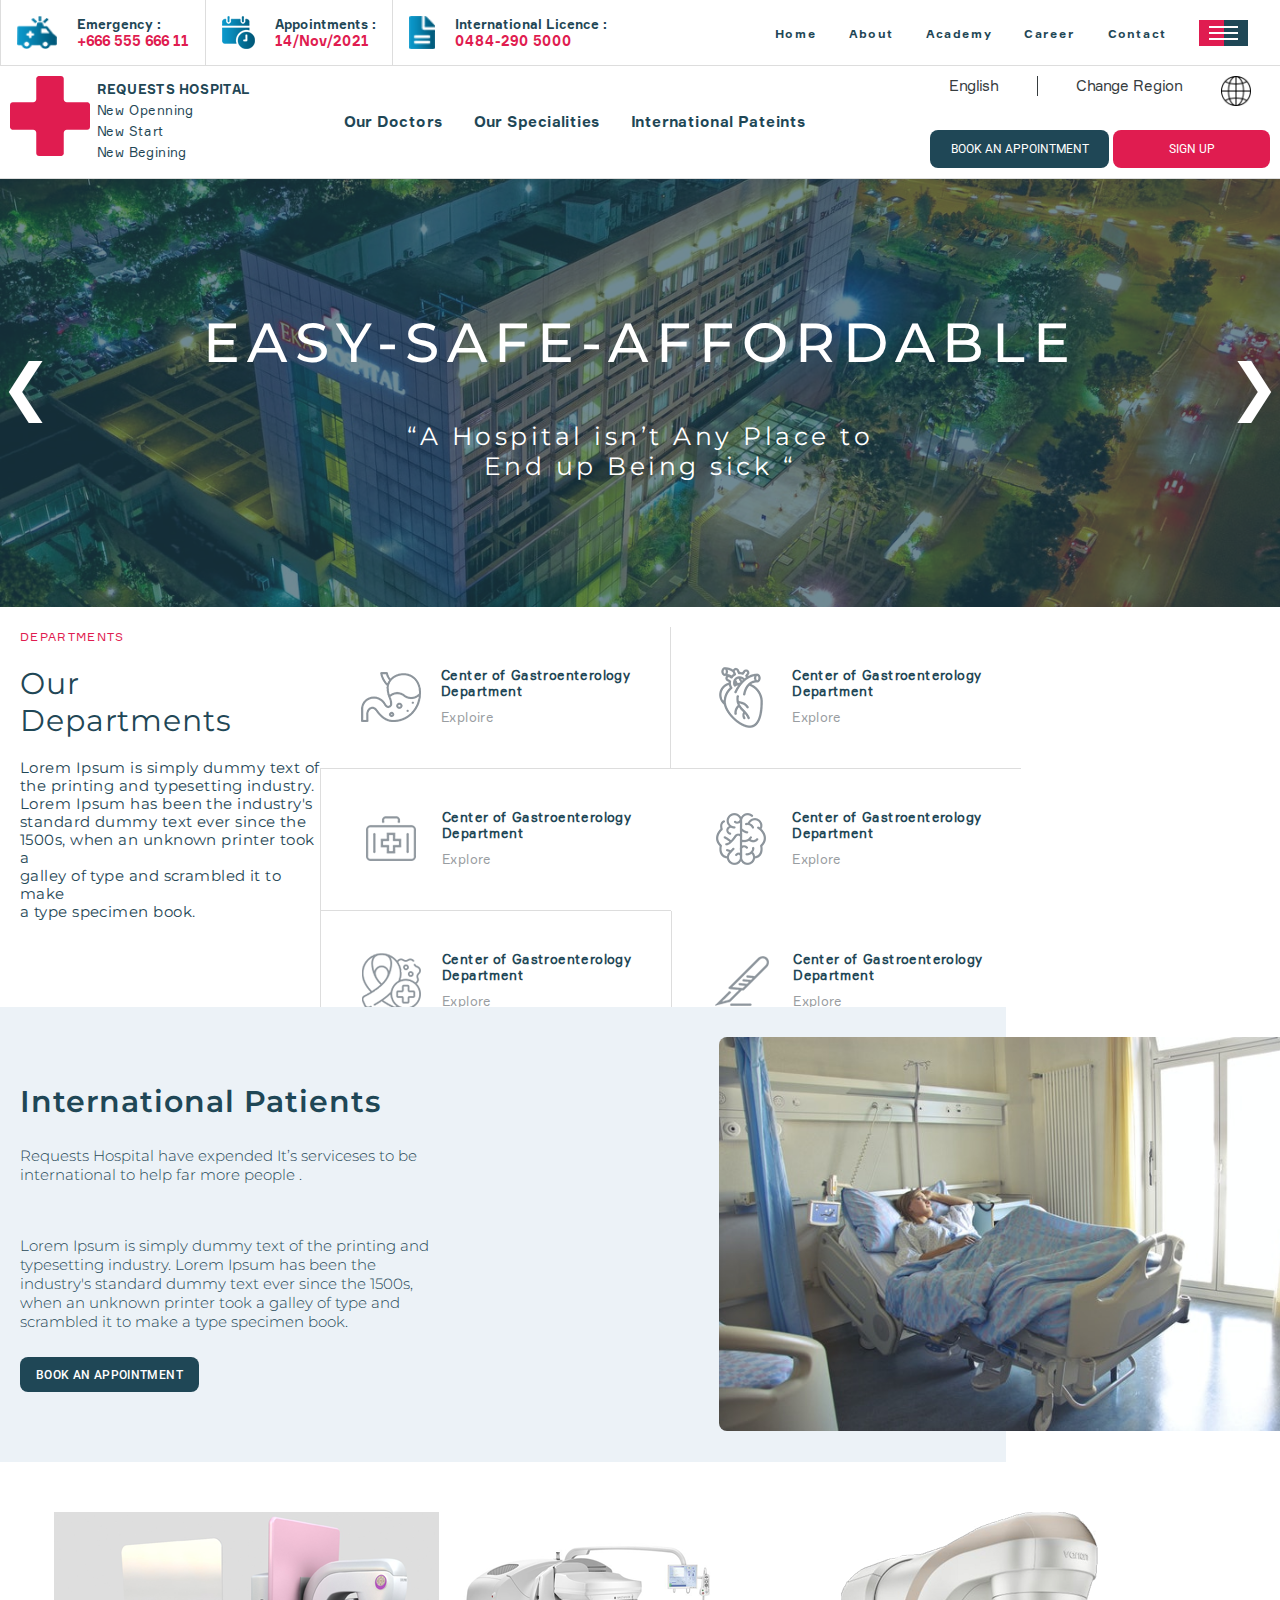
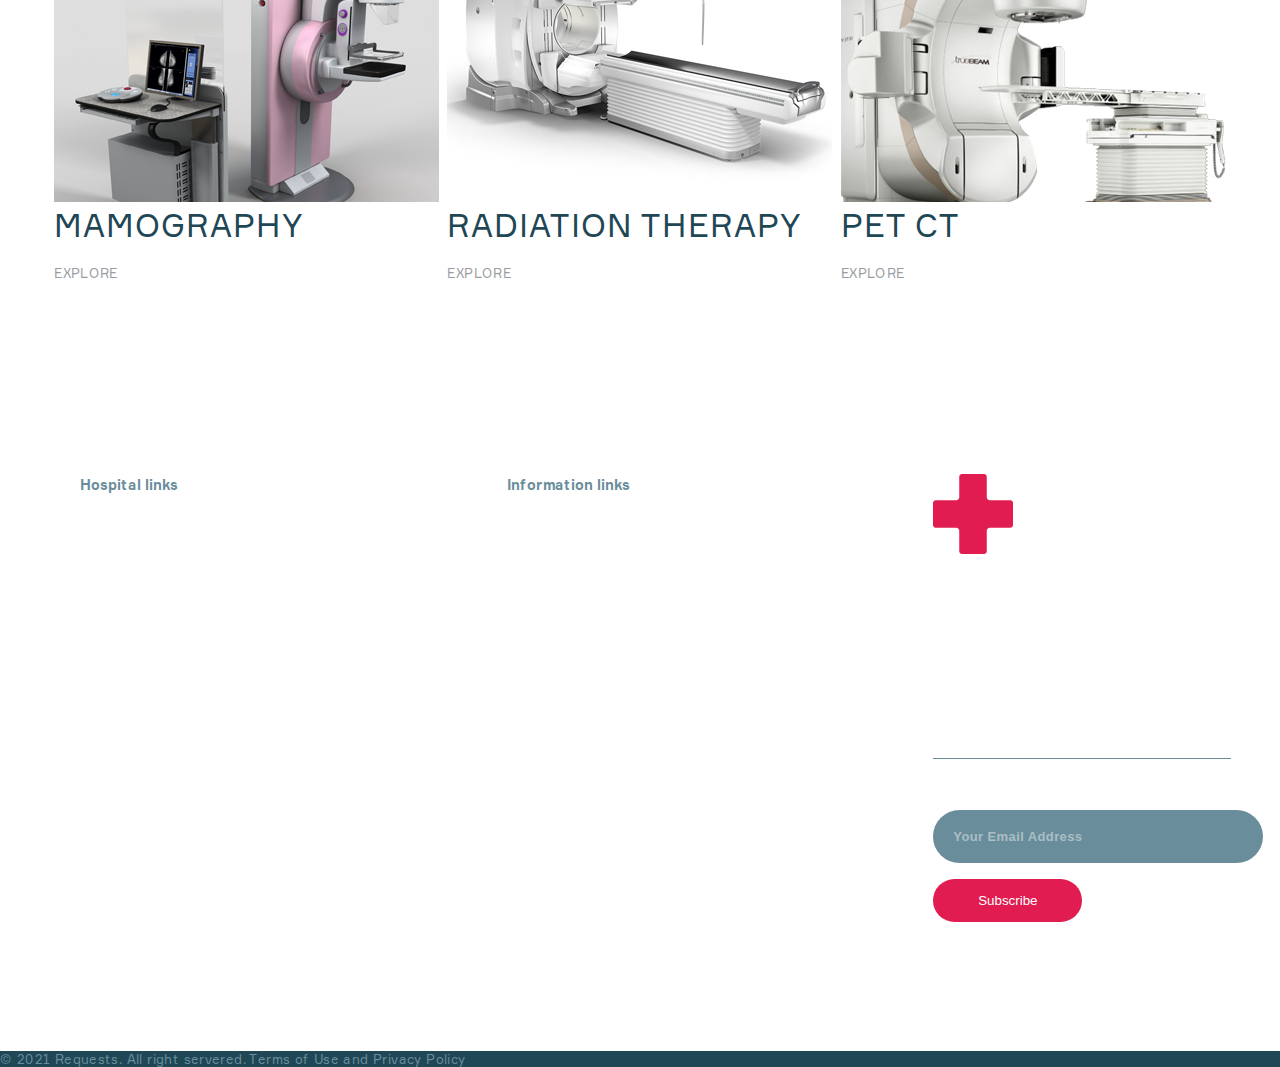
<file: index.html>
<!DOCTYPE html>
<html lang="en">
<head>
    <meta charset="UTF-8">
    <meta http-equiv="X-UA-Compatible" content="IE=edge">
    <link rel="stylesheet" href="main.css">
    <link rel="stylesheet" href="test.css">
    <link rel="stylesheet" href="mobile.css">
    <meta name="viewport" content="width=device-width, initial-scale=1.0">
    <link rel="stylesheet" href="https://cdnjs.cloudflare.com/ajax/libs/font-awesome/4.7.0/css/font-awesome.min.css">
    <link rel="stylesheet" href="https://pro.fontawesome.com/releases/v5.10.0/css/all.css" integrity="sha384-AYmEC3Yw5cVb3ZcuHtOA93w35dYTsvhLPVnYs9eStHfGJvOvKxVfELGroGkvsg+p" crossorigin="anonymous"/>

    <title>Document</title>
</head>
<body>
    <header>
        <nav>
            <div class="left-section-nav">
                <div class="nav-container">
                    <img src="assets/emergency.png" alt="">
                    <div class="nav-container-text">
                        <span>Emergency : </span>
                        <span>+666 555 666 11</span>
                    </div>                    
                </div>
                <div class="nav-container">
                    <img class="second-nav-image" src="assets/icon2.png" alt="">
                    <div class="nav-container-text">
                        <span>Appointments :</span>
                        <span>14/Nov/2021</span>
                    </div>                    
                </div>
                <div class="nav-container">
                    <img  class="last-nav-image" src="assets/icon3.png" alt="">
                    <div class="nav-container-text">
                        <span>International Licence : </span>
                        <span>0484-290 5000</span>
                    </div>                    
                </div>
            </div>
            <div class="right-section-nav">
                <ul>
                    <li><a href="#">Home</a></li>
                    <li><a href="about.html">About</a></li>
                    <li><a href="#">Academy</a></li>
                    <li><a href="#">Career</a></li>
                    <li><a href="#">Contact</a></li>
                    <li>
                        <div  onclick="openNav()" class="logo-container">
                                <div class="line"></div>
                                <div class="line"></div>
                                <div class="line"></div>
                            <div class="right-logo"></div>
                        </div>
                    </li>
                </ul>
            </div>


            <div  id ="side-nav-menu" class="width-left-menu">
                <span id="close" onclick="closeNav()"><i class="fas fa-times"></i></span>

                <ul>
                    <li><a href="#">Hospital links</a></li>
                    <li><a href="#">Home</a></li>
                    <li><a href="about.html">About</a></li>
                    <li><a href="#">Managment Team</a></li>
                    <li><a href="#">Academics</a></li>
                    <li><a href="#">News And Events</a></li>
                    <li><a href="#">Careers</a></li>
                    <li><a href="#">Research</a></li>
                </ul>


                <ul>
                    <li><a href="#">Information links</a></li>
                    <li><a href="#">Medical Team</a></li>
                    <li><a href="#inter-left">International Patients </a></li>
                    <li><a href="#">Patient Care</a></li>
                    <li><a href="#">COVID-19 Treatment Charges</a></li>
                </ul>

                <ul class="hos">
                    <li>
                        <span class="logo">
                            <img src="assets/hospital icon.png" alt="">
                        </span>
                        <li>
                            <span>Requests Hospital</span>
                        </li>
                    </li>
                    <li> 
                        <span>
                        Tangier , Charf Hill , 91000 (6 km from Fahd School) <br>
                        Tangier, Morroco
                       </span>
                    </li>

                    <li> 
                        <span>
                            <span class="width-highLight">Email : </span>accuelle@requests.com
                       </span>
                    </li>
                    <li> 
                        <span>
                            <span class="width-highLight" >Phone : </span>+666 234 134 23
                       </span>
                    </li>
                    <li>
                        <div class="width-hero-line"></div>
                    </li>
                    <li><span class="Touch-qoute">Let's Stay in Touch!</span></li>
                    <li>
                            <input type="search" placeholder="Your Email Address"> 
                    </li>
                    <li>
                        <button class="sub-button">Subscribe</button>
                    </li>
                </ul>
            </div>
        </nav>
        <div class="second-nav-section">
            <div class="logo-section">
                <span><img src="assets/hospital icon.png" alt=""></span>
                <span class="qoutes">
                   <ul>
                       <li><h1>REQUESTS HOSPITAL</h1></li>
                       <li>New Openning</li>
                       <li>New Start</li>
                       <li>New Begining</li>
                   </ul>
                </span>
            </div>
            <div class="second-nav-list">
                    <a href="#">Our Doctors</a>
                    <a href="#">Our Specialities</a>
                    <a href="#inter-left">International Pateints</a>
            </div>
            <div class="second-nav-last-items">
                <span class="language">
                    <a href="#">English</a>
                    <div class="line-hero-vh"></div>
                    <span><a href="#">Change Region</a></span>
                    <span><img class="globe-img" src="assets/globe.png" alt=""></span>
                </span>
                <div class="last-nav-buttons">
                    <button id="appoitmentBtn" class="book-button">BOOK AN APPOINTMENT</button>
                    <button class="siginUp">SIGN UP</button>
                </div>
            </div>
        </div>
    </header>
        <div class="slide-container">
            <div class="slider">
                <div class="background-layout"></div>
                <img src="assets/sliders/pexels-kaique-rocha-68431 (1).jpg" alt="">
                <div class="text">
                    <span><h1>Requests Hospital</h1></span>
                    <p>“In Hospital , People Should Be Able to have time to themselves“</p>
                </div>
            </div>

            <div class="slider">
                <div class="background-layout"></div>
                <img src="assets/sliders/pexels-tom-fisk-1692693 (1).jpg" alt="">
                <div class="text">
                    
                    <span><h1>EASY-SAFE-AFFORDABLE</h1></span>
                    <p>“A Hospital isn’t Any Place to <br> End up Being sick “</p>
                </div>
            </div>

            <div class="slider">
                <div class="background-layout"></div>
                <img src="assets/sliders/pexels-adhitya-andanu-1539094.jpg" alt="">
                <div class="text">
                    <span><h1>Your Comfort is Our Priority</h1></span>
                    <p>“Hospitals Are About Healing“</p>
                </div>
            </div>
            <a class="prev" onclick="plusSlides(-1)">&#10094;</a>
            <a class="next" onclick="plusSlides(1)">&#10095;</a>
    </div>
    <main>
    <div class="department-section">
        <div class="left-department-section">
            <span>DEPARTMENTS</span>
            <span><h1><p>Our <br> Departments</p></h1></span>
            <p>
                Lorem Ipsum is simply dummy text of <br>
                the printing and typesetting industry.<br>
                 Lorem Ipsum has been the industry's <br>
                 standard dummy text ever since the <br>
                 1500s, when an unknown printer took a <br>
                 galley of type and scrambled it to make<br>
                  a type specimen book.
            </p>
            <button>Explore</button>
        </div>
        <div class="right-department-section">
            <div class="department-container">
                <div class="row-content row-1">
                    <img src="assets/gutz.png" alt="">
                     <span>
                         <h3>Center of Gastroenterology<br>
                            Department</h3>
                            <a href="#">Exploire</a>
                        </span>
                </div>
                <div class="row-content row-2">
                    <img src="assets/heart.png" alt="">
                     <span>
                         <h3>Center of Gastroenterology<br>
                            Department</h3>
                            <a href="#">Explore</a>
                        </span>
                </div>
                <div class="row-content row-3">
                    <img src="assets/case.png" alt="">
                     <span>
                         <h3>Center of Gastroenterology<br>
                            Department</h3>
                            <a href="#">Explore</a>
                        </span>
                </div>
                <div class="row-content no-bor f-child">
                    <img src="assets/brain.png" alt="">
                     <span>
                         <h3>Center of Gastroenterology <br>
                            Department</h3>
                            <a href="#">Explore</a>
                        </span>
                </div>
                <div class="row-content no-bor">
                    <img src="assets/scarf.png" alt="">
                     <span>
                         <h3>Center of Gastroenterology<br>
                            Department</h3>
                            <a href="#">Explore</a>
                        </span>
                </div>
                <div class="row-content no-bor">
                    <img src="assets/surg knife.png" alt="">
                     <span>
                         <h3>Center of Gastroenterology<br>
                            Department</h3>
                            <a href="#">Explore</a>
                        </span>
                </div>
            </div>
            </div>
        </div>
        
        <div class="inter-container">
            <div id="inter-left" class="inter-left">
                <h1>International Patients</h1>
                <p>
                    Requests Hospital have expended It’s serviceses  to be <br>
                    international to help far more people . 
                </p>
                <p>
                    Lorem Ipsum is simply dummy text of the printing and <br>
                    typesetting industry. Lorem Ipsum has been the  <br>
                    industry's standard dummy text ever since the 1500s,  <br>
                    when an unknown printer took a galley of type and <br>
                    scrambled it to make a type specimen book.
                </p>
                <button>BOOK AN APPOINTMENT</button>
            </div>
            <div class="inter-right">
                <img src="assets/girl-in-bed.jpg" alt="">
            </div>
        </div>
        
        <div class="machine-container">
            <div class="machine-content">
                
                <img src="assets/machines/8e8ae32051e647f09427024f4e5c190a.png" alt="">
                <div class="text">
                    <h1>MAMOGRAPHY</h1>
                    <a href="#"> <span>EXPLORE</span></a>
                </div>
            </div>
            <div class="machine-content">
                <img src="assets/machines/4a601e46a43942c3b73cb0612c164931.png" alt="">
                <div class="text">
                    <h1>RADIATION THERAPY</h1>
                    <a href="#"> <span>EXPLORE</span></a>
                </div>
            </div>
            <div class="machine-content">
                <img src="assets/machines/a426c4ba07554ae79250e6f981d00f4a.png" alt="">
                  <div class="text">
                    <h1>PET CT</h1>
                    <a href="#"> <span>EXPLORE</span></a>
                </div>
            </div>
        </div>
    </main>
    <footer>
            <ul>
                <li><a href="#">Hospital links</a></li>
                <li><a href="#">Home</a></li>
                <li><a href="#">About Us</a></li>
                <li><a href="#">Managment Team</a></li>
                <li><a href="#">Academics</a></li>
                <li><a href="#">News And Events</a></li>
                <li><a href="#">Careers</a></li>
                <li><a href="#">Research</a></li>
            </ul>


            <ul>
                <li><a href="#">Information links</a></li>
                <li><a href="#">Medical Team</a></li>
                <li><a href="#">International Patients </a></li>
                <li><a href="#">Patient Care</a></li>
                <li><a href="#">COVID-19 Treatment Charges</a></li>
            </ul>

            <ul class="hos">
                <li>
                    <span class="logo">
                        <img src="assets/hospital icon.png" alt="">
                    </span>
                    <li>
                        <span>Requests Hospital</span>
                    </li>
                </li>
                <li> 
                    <span class="aliging">
                    Tangier , Charf Hill , 91000 (6 km from Fahd School) <br>
                    Tangier, Morroco
                   </span>
                </li>

                <li> 
                    <span>
                        <span class="width-highLight">Email : </span>accuelle@requests.com
                   </span>
                </li>
                <li> 
                    <span>
                        <span class="width-highLight" >Phone : </span>+666 234 134 23
                   </span>
                </li>
                <li>
                    <div class="width-hero-line"></div>
                </li>
                <li><span class="Touch-qoute">Let's Stay in Touch!</span></li>
                <li>
                        <input type="search" placeholder="Your Email Address"> 
                </li>
                <li>
                    <button class="sub-button">Subscribe</button>
                </li>
            </ul>
    </footer>
    <div class="copy-right">
        <span> © 2021 Requests. All right servered. Terms of Use and Privacy Policy</span>
    </div>
    <script src="js.js"></script>
    <script src="test.js"></script>
</body>
</html>
</file>
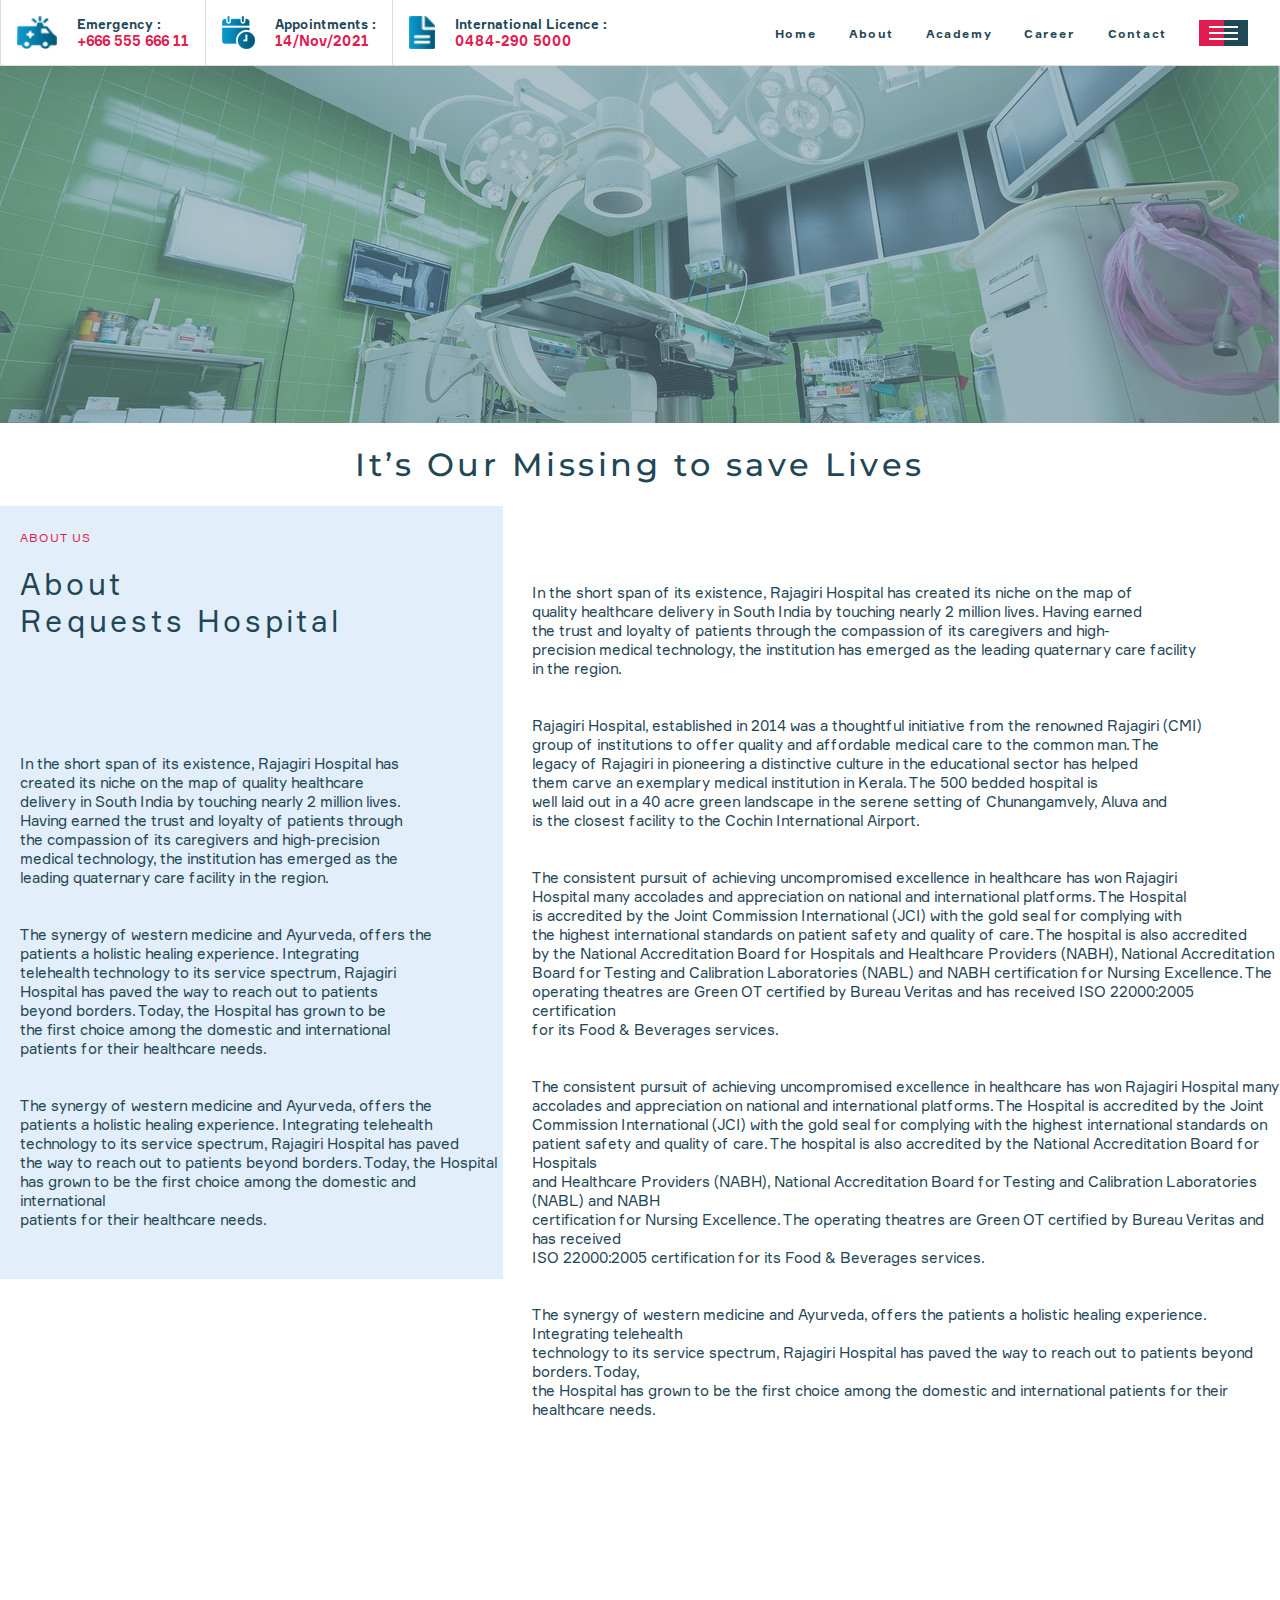
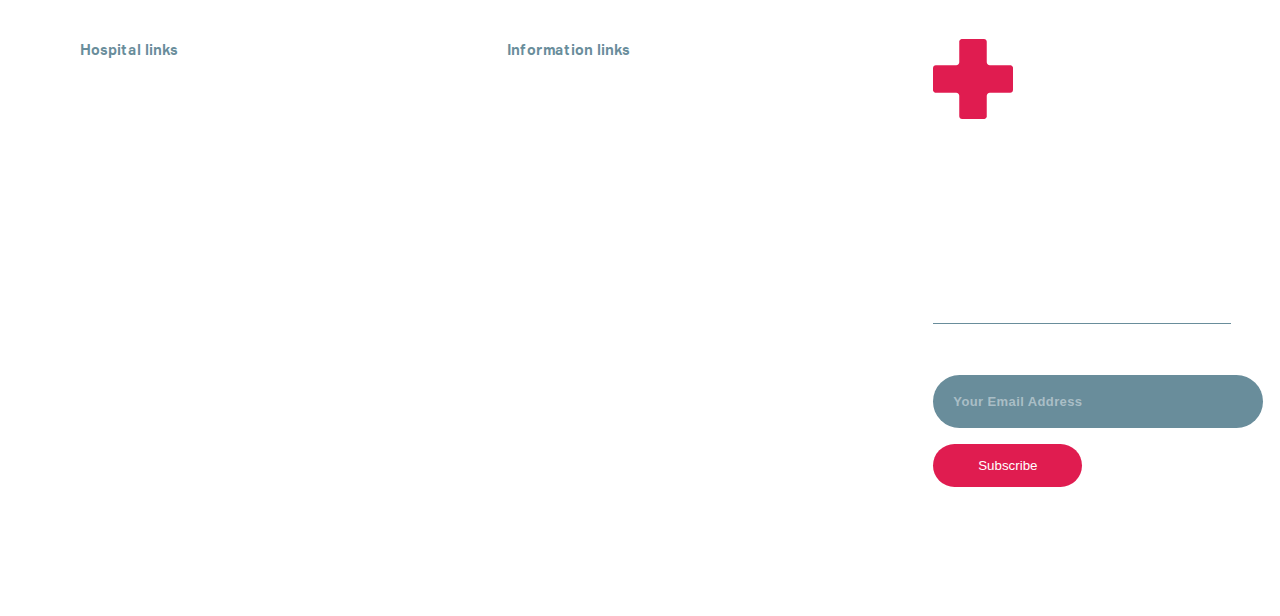
<file: about.html>
<!DOCTYPE html>
<html lang="en">
<head>
    <meta charset="UTF-8">
    <meta http-equiv="X-UA-Compatible" content="IE=edge">
    <link rel="stylesheet" href="main.css">
    <link rel="stylesheet" href="mobile.css">
    <link rel="stylesheet" href="about.css">
    <link rel="stylesheet" href="https://cdnjs.cloudflare.com/ajax/libs/font-awesome/4.7.0/css/font-awesome.min.css">
    <link rel="stylesheet" href="https://pro.fontawesome.com/releases/v5.10.0/css/all.css" integrity="sha384-AYmEC3Yw5cVb3ZcuHtOA93w35dYTsvhLPVnYs9eStHfGJvOvKxVfELGroGkvsg+p" crossorigin="anonymous"/>
    <meta name="viewport" content="width=device-width, initial-scale=1.0">
    <title>Document</title>
</head>
<body>
    <header>
        <nav>
            <div class="left-section-nav">
                <div class="nav-container">
                    <img src="assets/emergency.png" alt="">
                    <div class="nav-container-text">
                        <span>Emergency : </span>
                        <span>+666 555 666 11</span>
                    </div>                    
                </div>
                <div class="nav-container">
                    <img class="second-nav-image" src="assets/icon2.png" alt="">
                    <div class="nav-container-text">
                        <span>Appointments :</span>
                        <span>14/Nov/2021</span>
                    </div>                    
                </div>
                <div class="nav-container">
                    <img  class="last-nav-image" src="assets/icon3.png" alt="">
                    <div class="nav-container-text">
                        <span>International Licence : </span>
                        <span>0484-290 5000</span>
                    </div>                    
                </div>
            </div>
            <div class="right-section-nav">
                <ul>
                    <li><a href="index.html">Home</a></li>
                    <li><a href="about.html">About</a></li>
                    <li><a href="#">Academy</a></li>
                    <li><a href="#">Career</a></li>
                    <li><a href="#">Contact</a></li>
                    <li>
                        <div  onclick="openNav()" class="logo-container">
                                <div class="line"></div>
                                <div class="line"></div>
                                <div class="line"></div>
                            <div class="right-logo"></div>
                        </div>
                    </li>
                </ul>
            </div>


            <div  id ="side-nav-menu" class="width-left-menu">
                <span id="close" onclick="closeNav()"><i class="fas fa-times"></i></span>

                <ul>
                    <li><a href="#">Hospital links</a></li>
                    <li><a href="#">Home</a></li>
                    <li><a href="#">About Us</a></li>
                    <li><a href="#">Managment Team</a></li>
                    <li><a href="#">Academics</a></li>
                    <li><a href="#">News And Events</a></li>
                    <li><a href="#">Careers</a></li>
                    <li><a href="#">Research</a></li>
                </ul>


                <ul>
                    <li><a href="#">Information links</a></li>
                    <li><a href="#">Medical Team</a></li>
                    <li><a href="#">International Patients </a></li>
                    <li><a href="#">Patient Care</a></li>
                    <li><a href="#">COVID-19 Treatment Charges</a></li>
                </ul>

                <ul class="hos">
                    <li>
                        <span class="logo">
                            <img src="assets/hospital icon.png" alt="">
                        </span>
                        <li>
                            <span>Requests Hospital</span>
                        </li>
                    </li>
                    <li> 
                        <span>
                        Tangier , Charf Hill , 91000 (6 km from Fahd School) <br>
                        Tangier, Morroco
                       </span>
                    </li>

                    <li> 
                        <span>
                            <span class="width-highLight">Email : </span>accuelle@requests.com
                       </span>
                    </li>
                    <li> 
                        <span>
                            <span class="width-highLight" >Phone : </span>+666 234 134 23
                       </span>
                    </li>
                    <li>
                        <div class="width-hero-line"></div>
                    </li>
                    <li><span class="Touch-qoute">Let's Stay in Touch!</span></li>
                    <li>
                            <input type="search" placeholder="Your Email Address"> 
                    </li>
                    <li>
                        <button class="sub-button">Subscribe</button>
                    </li>
                </ul>
            </div>
        </nav>
</header>
<div class="img-width">
    <img src="assets/pexels-pixabay-247786.jpg" alt="">
    <div class="text-hover"> <h1> EASY-SAFE-AFFORDABLE</h1> </span></div>    
    <div class="background-layout"></div>

</div>

<div class="missing"><h1>It’s Our Missing to save Lives</h1></div>
<div class="middle-content-container">
    <div class="left-col">
        <div class="about-us-content">
            <span> ABOUT US </span>
            <p>About <br>
                Requests Hospital
            </p>
        </div>
        <div class="content-container"> <p>
            In the short span of its existence, Rajagiri Hospital has <br>
            created its niche on the map of quality healthcare  <br>
            delivery in South India by touching nearly 2 million lives. <br>
            Having earned the trust and loyalty of patients through  <br>
            the compassion of its caregivers and high-precision <br>
            medical technology, the institution has emerged as the  <br>
            leading quaternary care facility in the region.  <br>
            <br> <br>
            The synergy of western medicine and Ayurveda, offers the  <br>
            patients a holistic healing experience. Integrating  <br>
            telehealth technology to its service spectrum, Rajagiri  <br>
            Hospital has paved the way to reach out to patients  <br>
            beyond borders. Today, the Hospital has grown to be  <br>
            the first choice among the domestic and international <br>
            patients for their healthcare needs. <br>
            <br> <br>
            The synergy of western medicine and Ayurveda, offers the <br>
             patients a holistic healing experience. Integrating telehealth  <br>
             technology to its service spectrum, Rajagiri Hospital has paved  <br>
             the way to reach out to patients beyond borders. Today, the Hospital  <br>
             has grown to be the first choice among the domestic and international <br>
              patients for their healthcare needs.
            </p>

        </div>
    
    </div>
    <div class="right-col">
        <p>
            In the short span of its existence, Rajagiri Hospital has created its niche on the map of <br>
            quality healthcare delivery in South India by touching nearly 2 million lives. Having earned <br>
            the trust and loyalty of patients through the compassion of its caregivers and high-<br>
            precision medical technology, the institution has emerged as the leading quaternary care facility <br>
            in the region. <br>
            <br><br>
            Rajagiri Hospital, established in 2014 was a thoughtful initiative from the renowned Rajagiri (CMI)<br>
            group of institutions to offer quality and affordable medical care to the common man. The <br>
            legacy of Rajagiri in pioneering a distinctive culture in the educational sector has helped <br>
            them carve an exemplary medical institution in Kerala. The 500 bedded hospital is <br>
            well laid out in a 40 acre green landscape in the serene setting of Chunangamvely, Aluva and<br>
            is the closest facility to the Cochin International Airport. <br>
              <br><br>
            The consistent pursuit of achieving uncompromised excellence in healthcare has won Rajagiri <br>
            Hospital many accolades and appreciation on national and international platforms. The Hospital<br>
            is accredited by the Joint Commission International (JCI) with the gold seal for complying with <br>
            the highest international standards on patient safety and quality of care. The hospital is also accredited<br>
            by the National Accreditation Board for Hospitals and Healthcare Providers (NABH), National Accreditation<br>
            Board for Testing and Calibration Laboratories (NABL) and NABH certification for Nursing Excellence. The <br>
            operating theatres are Green OT certified by Bureau Veritas and has received ISO 22000:2005 certification <br>
            for its Food & Beverages services.<br>
            <br><br>
            The consistent pursuit of achieving uncompromised excellence in healthcare has won Rajagiri Hospital many <br>
            accolades and appreciation on national and international platforms. The Hospital is accredited by the Joint<br>
            Commission International (JCI) with the gold seal for complying with the highest international standards on <br>
            patient safety and quality of care. The hospital is also accredited by the National Accreditation Board for Hospitals<br>
            and Healthcare Providers (NABH), National Accreditation Board for Testing and Calibration Laboratories (NABL) and NABH <br>
            certification for Nursing Excellence. The operating theatres are Green OT certified by Bureau Veritas and has received<br>
            ISO 22000:2005 certification for its Food & Beverages services.<br>
               <br><br>
            The synergy of western medicine and Ayurveda, offers the patients a holistic healing experience. Integrating telehealth<br>
            technology to its service spectrum, Rajagiri Hospital has paved the way to reach out to patients beyond borders. Today,<br>
            the Hospital has grown to be the first choice among the domestic and international patients for their healthcare needs.
        </p>


    </div>
</div>
<footer>
    <ul>
        <li><a href="#">Hospital links</a></li>
        <li><a href="#">Home</a></li>
        <li><a href="#">About Us</a></li>
        <li><a href="#">Managment Team</a></li>
        <li><a href="#">Academics</a></li>
        <li><a href="#">News And Events</a></li>
        <li><a href="#">Careers</a></li>
        <li><a href="#">Research</a></li>
    </ul>


    <ul>
        <li><a href="#">Information links</a></li>
        <li><a href="#">Medical Team</a></li>
        <li><a href="#">International Patients </a></li>
        <li><a href="#">Patient Care</a></li>
        <li><a href="#">COVID-19 Treatment Charges</a></li>
    </ul>

    <ul class="hos">
        <li>
            <span class="logo">
                <img src="assets/hospital icon.png" alt="">
            </span>
            <li>
                <span>Requests Hospital</span>
            </li>
        </li>
        <li> 
            <span class="aliging">
            Tangier , Charf Hill , 91000 (6 km from Fahd School) <br>
            Tangier, Morroco
           </span>
        </li>

        <li> 
            <span>
                <span class="width-highLight">Email : </span>accuelle@requests.com
           </span>
        </li>
        <li> 
            <span>
                <span class="width-highLight" >Phone : </span>+666 234 134 23
           </span>
        </li>
        <li>
            <div class="width-hero-line"></div>
        </li>
        <li><span class="Touch-qoute">Let's Stay in Touch!</span></li>
        <li>
                <input type="search" placeholder="Your Email Address"> 
        </li>
        <li>
            <button class="sub-button">Subscribe</button>
        </li>
    </ul>
</footer>
<script src="js.js"></script>
</body>
</html>
</file>
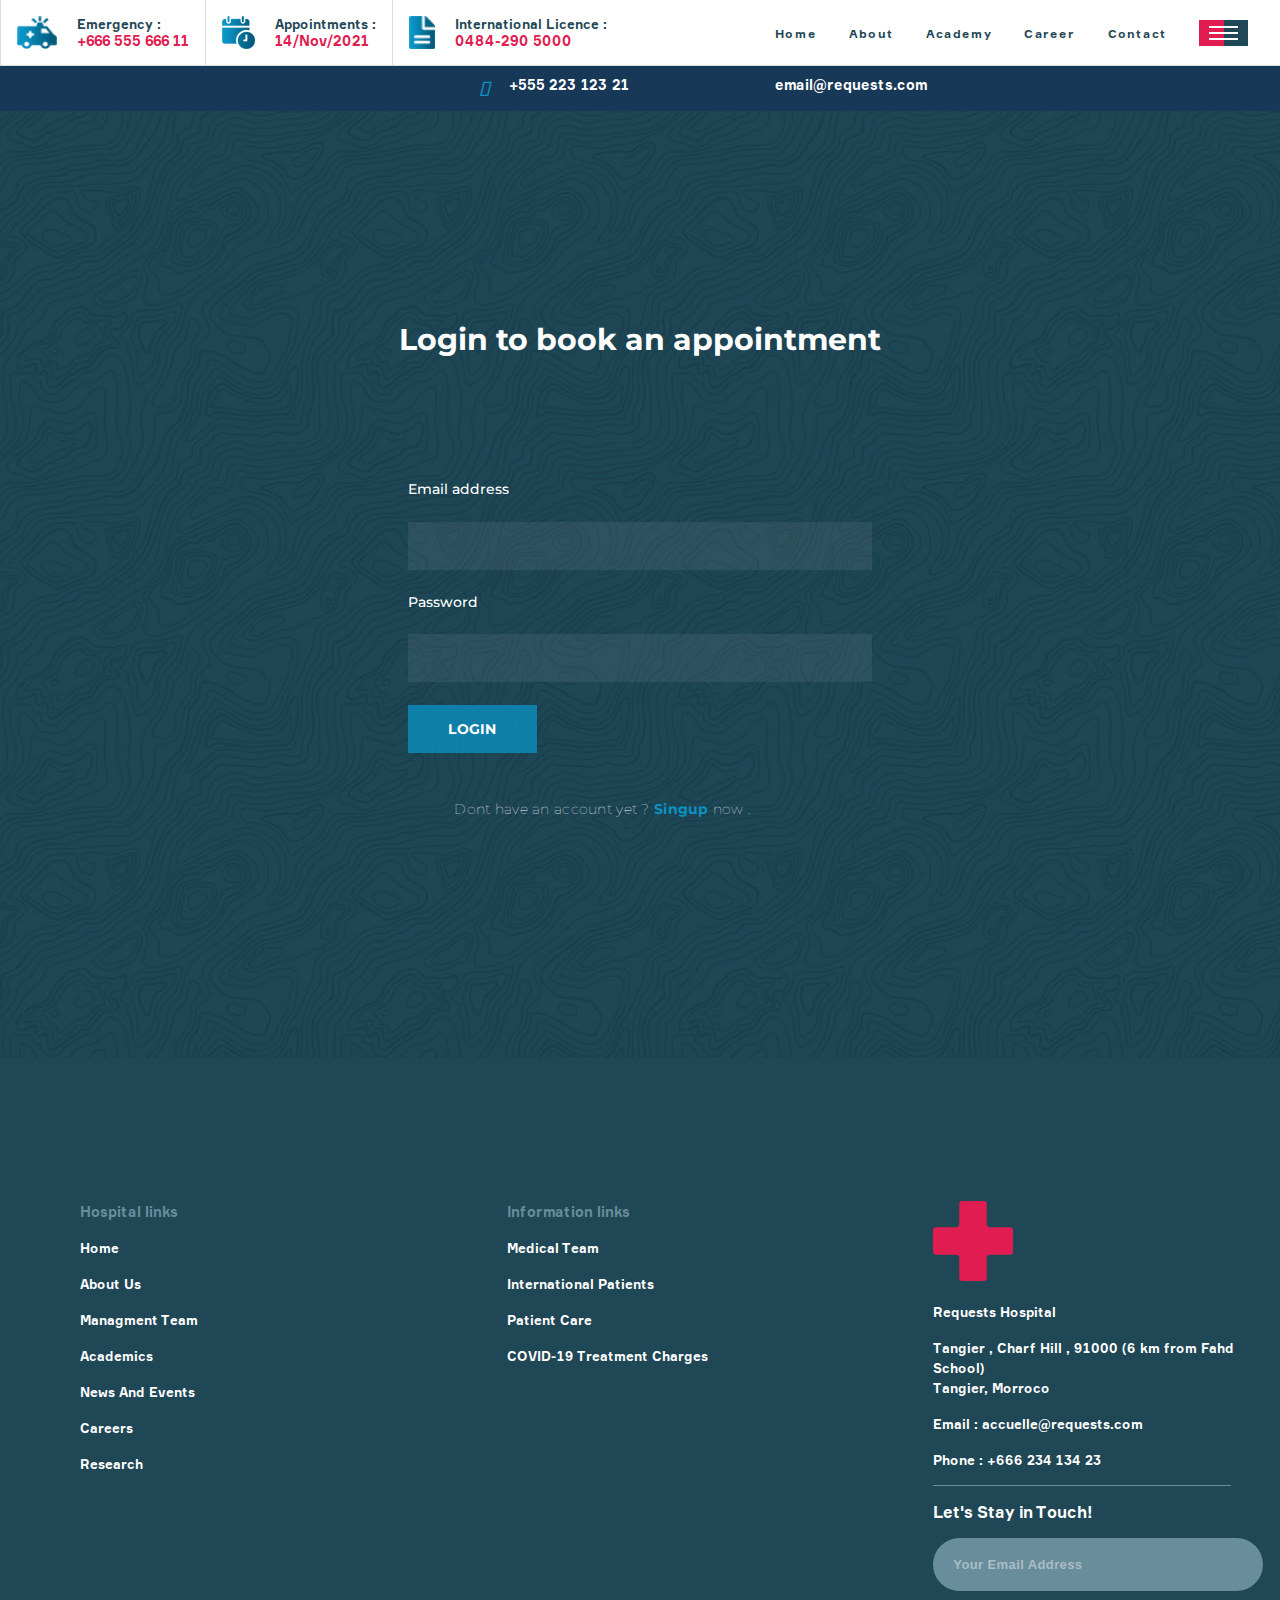
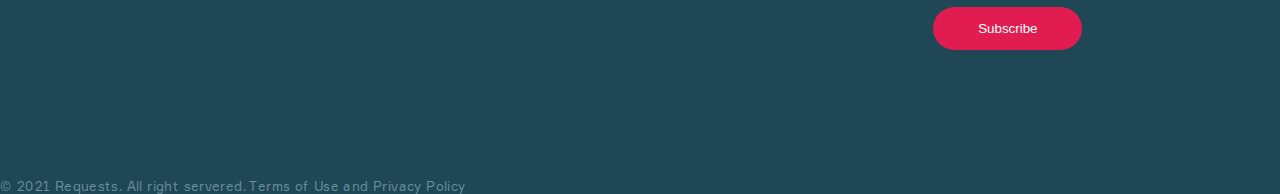
<file: login.html>
<!DOCTYPE html>
<html lang="en">
<head>
    <meta charset="UTF-8">
    <meta http-equiv="X-UA-Compatible" content="IE=edge">
    <link rel="stylesheet" href="main.css">
    <link rel="stylesheet" href="login.css">
    <link rel="stylesheet" href="mobile.css">
    <meta name="viewport" content="width=device-width, initial-scale=1.0">
    <link rel="stylesheet" href="https://cdnjs.cloudflare.com/ajax/libs/font-awesome/4.7.0/css/font-awesome.min.css">
    <link rel="stylesheet" href="https://pro.fontawesome.com/releases/v5.10.0/css/all.css" integrity="sha384-AYmEC3Yw5cVb3ZcuHtOA93w35dYTsvhLPVnYs9eStHfGJvOvKxVfELGroGkvsg+p" crossorigin="anonymous"/>

    <title>Document</title>
</head>
<body>
    <header>
        <nav>
            <div class="left-section-nav">
                <div class="nav-container">
                    <img src="assets/emergency.png" alt="">
                    <div class="nav-container-text">
                        <span>Emergency : </span>
                        <span>+666 555 666 11</span>
                    </div>                    
                </div>
                <div class="nav-container">
                    <img class="second-nav-image" src="assets/icon2.png" alt="">
                    <div class="nav-container-text">
                        <span>Appointments :</span>
                        <span>14/Nov/2021</span>
                    </div>                    
                </div>
                <div class="nav-container">
                    <img  class="last-nav-image" src="assets/icon3.png" alt="">
                    <div class="nav-container-text">
                        <span>International Licence : </span>
                        <span>0484-290 5000</span>
                    </div>                    
                </div>
            </div>
            <div class="right-section-nav">
                <ul>
                    <li><a href="index.html">Home</a></li>
                    <li><a href="about.html">About</a></li>
                    <li><a href="#">Academy</a></li>
                    <li><a href="#">Career</a></li>
                    <li><a href="#">Contact</a></li>
                    <li>
                        <div  onclick="openNav()" class="logo-container">
                                <div class="line"></div>
                                <div class="line"></div>
                                <div class="line"></div>
                            <div class="right-logo"></div>
                        </div>
                    </li>
                </ul>
            </div>


            <div  id ="side-nav-menu" class="width-left-menu">
                <span id="close" onclick="closeNav()"><i class="fas fa-times"></i></span>

                <ul>
                    <li><a href="#">Hospital links</a></li>
                    <li><a href="#">Home</a></li>
                    <li><a href="#">About Us</a></li>
                    <li><a href="#">Managment Team</a></li>
                    <li><a href="#">Academics</a></li>
                    <li><a href="#">News And Events</a></li>
                    <li><a href="#">Careers</a></li>
                    <li><a href="#">Research</a></li>
                </ul>


                <ul>
                    <li><a href="#">Information links</a></li>
                    <li><a href="#">Medical Team</a></li>
                    <li><a href="#">International Patients </a></li>
                    <li><a href="#">Patient Care</a></li>
                    <li><a href="#">COVID-19 Treatment Charges</a></li>
                </ul>

                <ul class="hos">
                    <li>
                        <span class="logo">
                            <img src="assets/hospital icon.png" alt="">
                        </span>
                        <li>
                            <span>Requests Hospital</span>
                        </li>
                    </li>
                    <li> 
                        <span>
                        Tangier , Charf Hill , 91000 (6 km from Fahd School) <br>
                        Tangier, Morroco
                       </span>
                    </li>

                    <li> 
                        <span>
                            <span class="width-highLight">Email : </span>accuelle@requests.com
                       </span>
                    </li>
                    <li> 
                        <span>
                            <span class="width-highLight" >Phone : </span>+666 234 134 23
                       </span>
                    </li>
                    <li>
                        <div class="width-hero-line"></div>
                    </li>
                    <li><span class="Touch-qoute">Let's Stay in Touch!</span></li>
                    <li>
                            <input type="search" placeholder="Your Email Address"> 
                    </li>
                    <li>
                        <button class="sub-button">Subscribe</button>
                    </li>
                </ul>
            </div>
        </nav>
        <div class="nav-second-section">
            <span><i class="fas fa-phone"></i> <h4>+555 223 123 21</h4></span>
            <span><i class="fas fa-envelope-open-text"></i> <h4>email@requests.com</h4></span>
        </div>
        <div class="login-container">
            <div class="login-card">
                <span><h1>Login to book an appointment</h1></span>
                <form action="#">
                    <label for="email">Email address</label>
                    <input type="text">

                    <label for="Password">Password</label>
                    <input type="password">
                    
                    <input type="submit" value="LOGIN">
                    <span>Dont have an account yet ? <a href="register.html" class="SignUp"> Singup</a> now .</span>
                </form>
            </div>
        </div>
        <footer>
            <ul>
                <li><a href="#">Hospital links</a></li>
                <li><a href="#">Home</a></li>
                <li><a href="#">About Us</a></li>
                <li><a href="#">Managment Team</a></li>
                <li><a href="#">Academics</a></li>
                <li><a href="#">News And Events</a></li>
                <li><a href="#">Careers</a></li>
                <li><a href="#">Research</a></li>
            </ul>


            <ul>
                <li><a href="#">Information links</a></li>
                <li><a href="#">Medical Team</a></li>
                <li><a href="#">International Patients </a></li>
                <li><a href="#">Patient Care</a></li>
                <li><a href="#">COVID-19 Treatment Charges</a></li>
            </ul>

            <ul class="hos">
                <li>
                    <span class="logo">
                        <img src="assets/hospital icon.png" alt="">
                    </span>
                    <li>
                        <span>Requests Hospital</span>
                    </li>
                </li>
                <li> 
                    <span class="aliging">
                    Tangier , Charf Hill , 91000 (6 km from Fahd School) <br>
                    Tangier, Morroco
                   </span>
                </li>

                <li> 
                    <span>
                        <span class="width-highLight">Email : </span>accuelle@requests.com
                   </span>
                </li>
                <li> 
                    <span>
                        <span class="width-highLight" >Phone : </span>+666 234 134 23
                   </span>
                </li>
                <li>
                    <div class="width-hero-line"></div>
                </li>
                <li><span class="Touch-qoute">Let's Stay in Touch!</span></li>
                <li>
                        <input type="search" placeholder="Your Email Address"> 
                </li>
                <li>
                    <button class="sub-button">Subscribe</button>
                </li>
            </ul>
    </footer>
    <div class="copy-right">
        <span> © 2021 Requests. All right servered. Terms of Use and Privacy Policy</span>
    </div>
        <script src="js.js"></script>
</body>
</html>
</file>
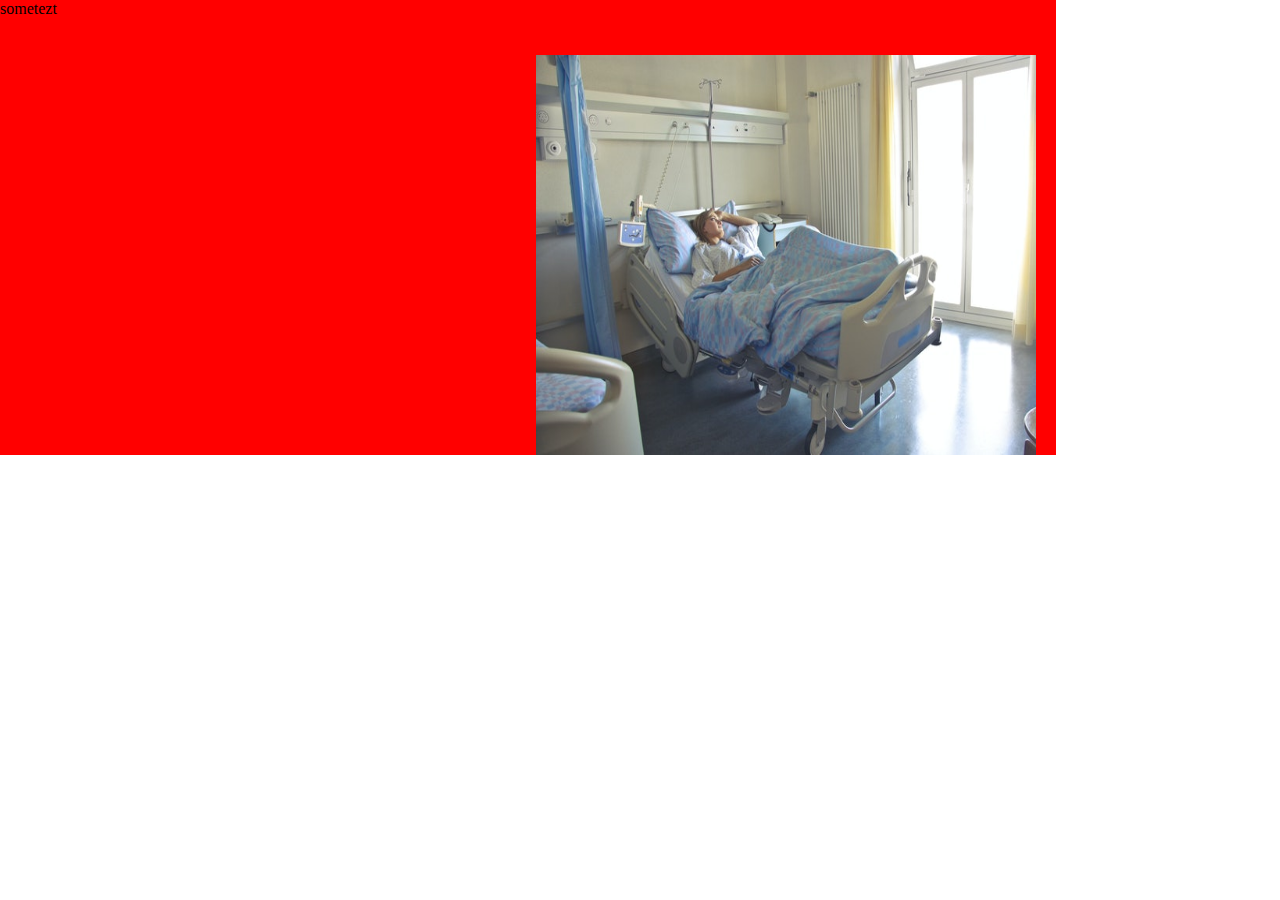
<file: test.html>
<!DOCTYPE html>
<html lang="en">
<head>
    <meta charset="UTF-8">
    <meta http-equiv="X-UA-Compatible" content="IE=edge">
    <meta name="viewport" content="width=device-width, initial-scale=1.0">
    <link rel="stylesheet" href="new.css">
    <title>Document</title>
</head>
<body>
    <div class="container">
        <div class="left-col">
            <div>
                sometezt
            </div>
            <img src="assets/girl-in-bed.jpg" alt="">
        </div>
        </div>
    <script src="test.js"></script>
</body>
</html>
</file>
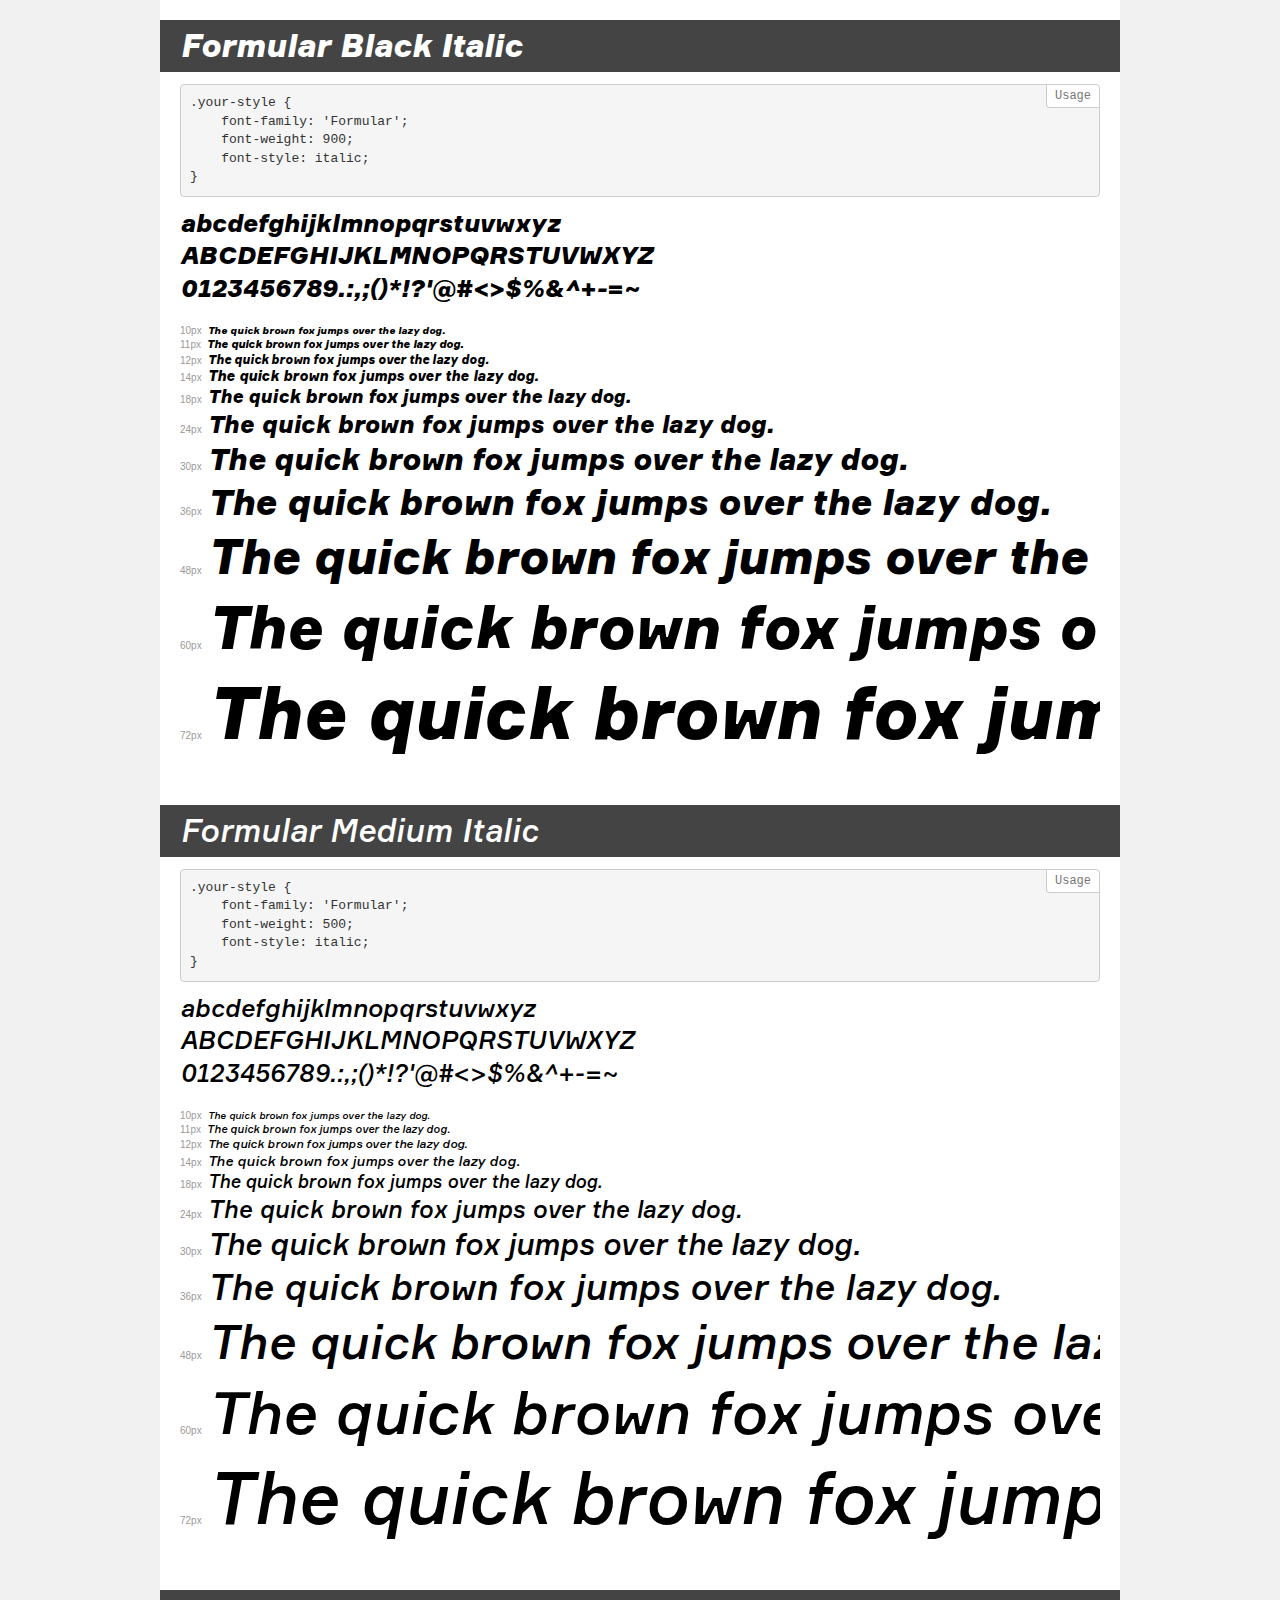
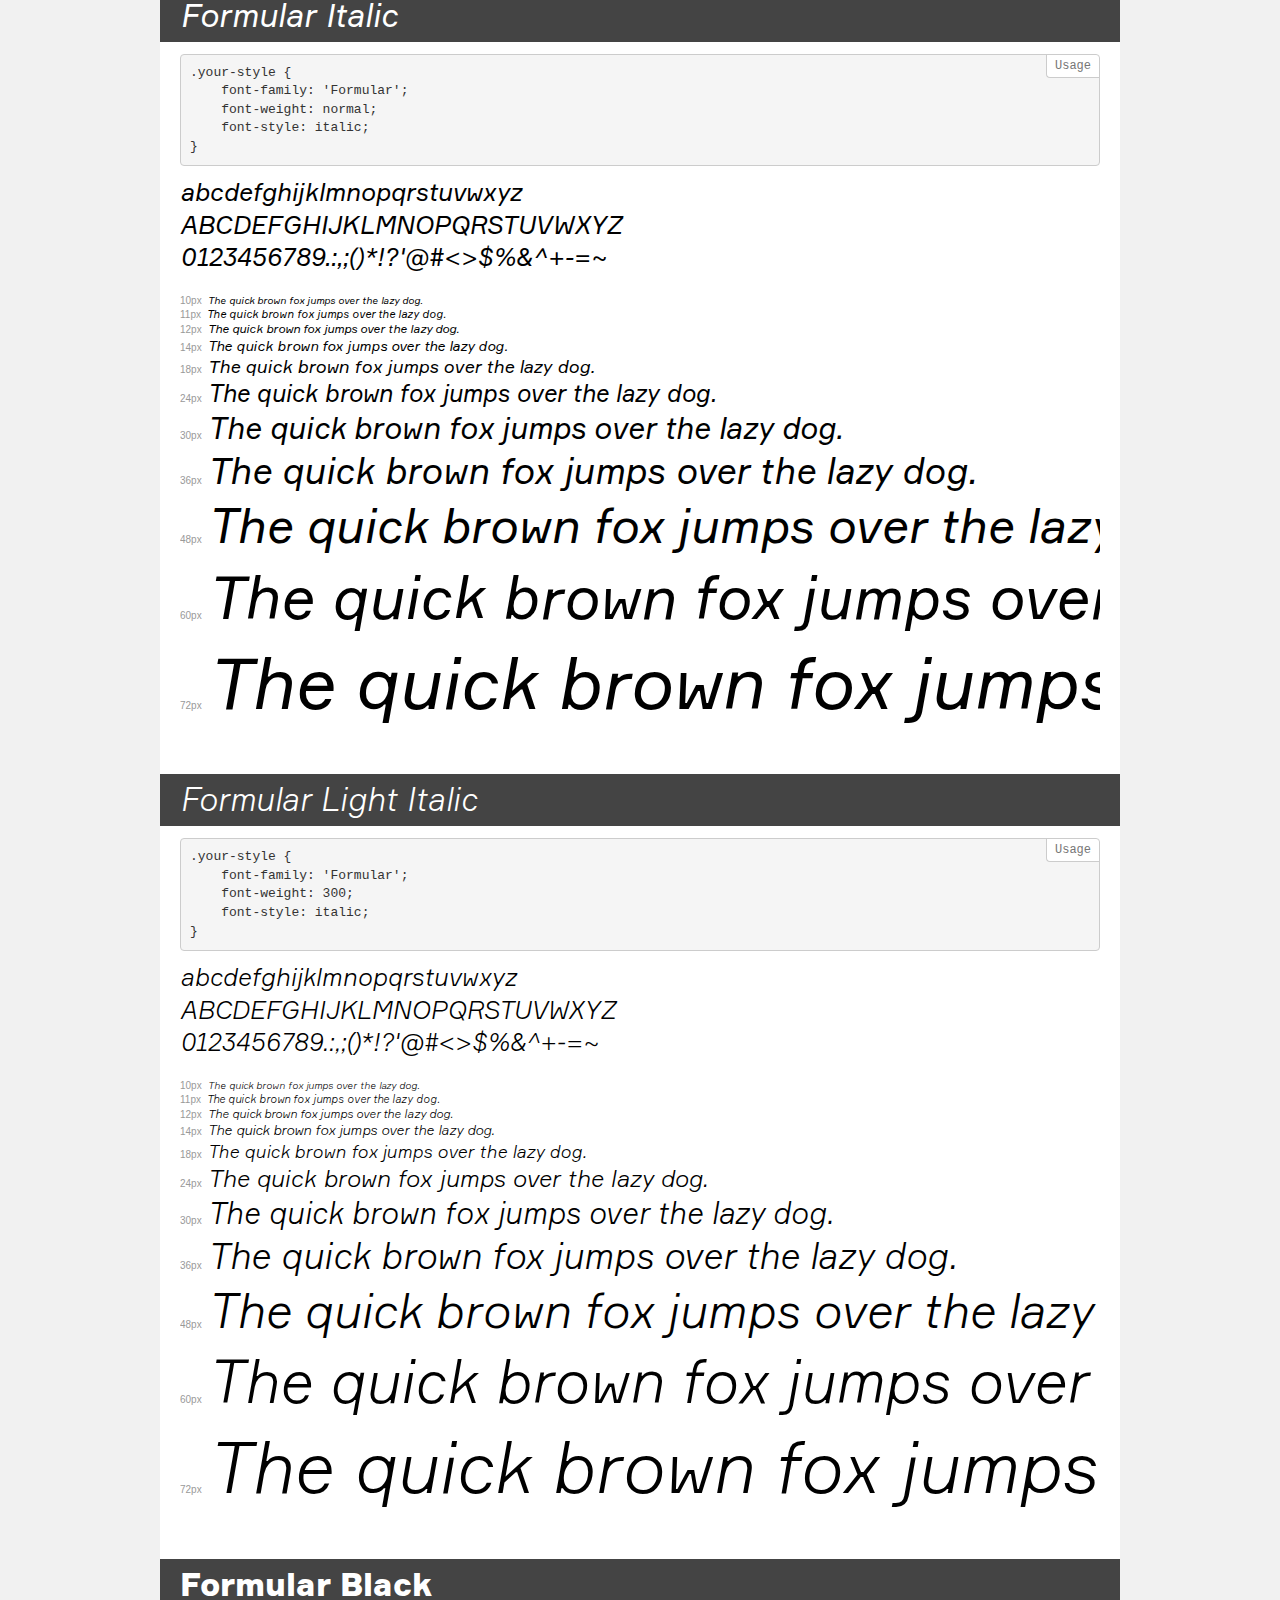
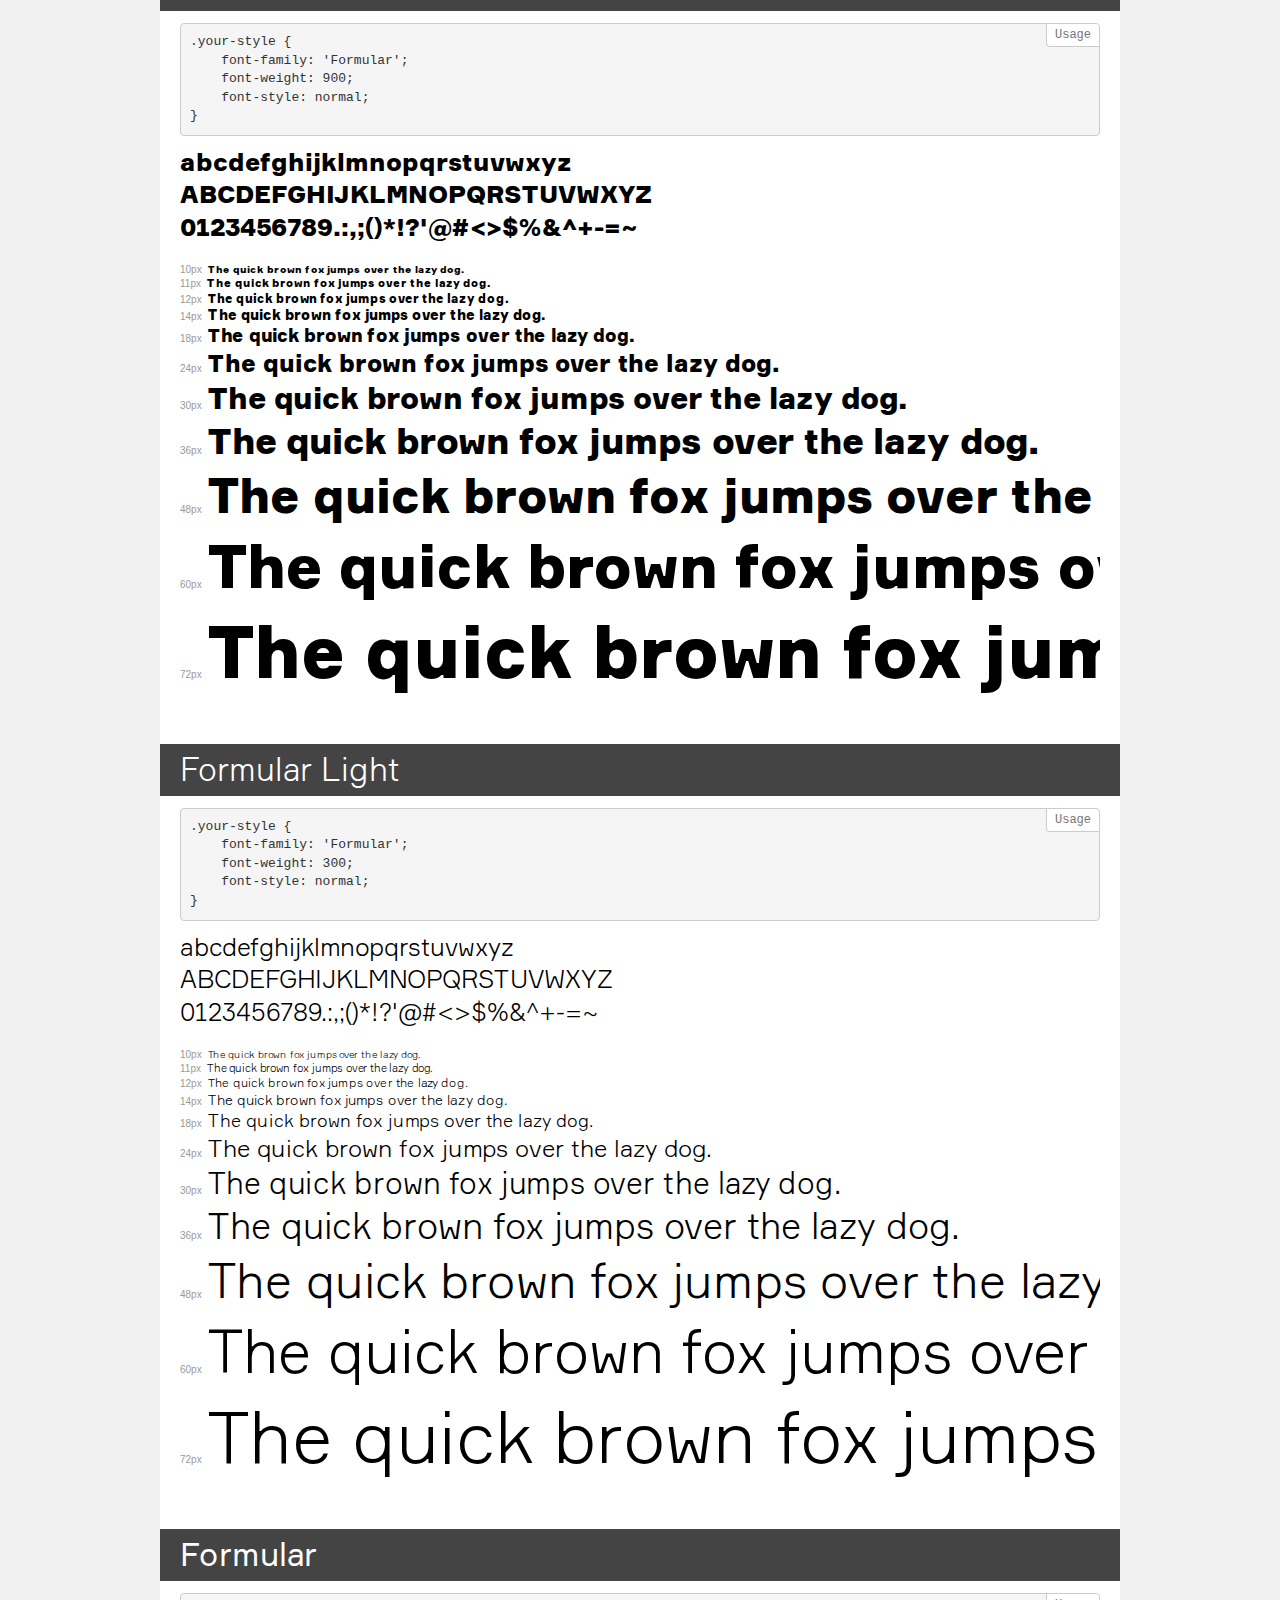
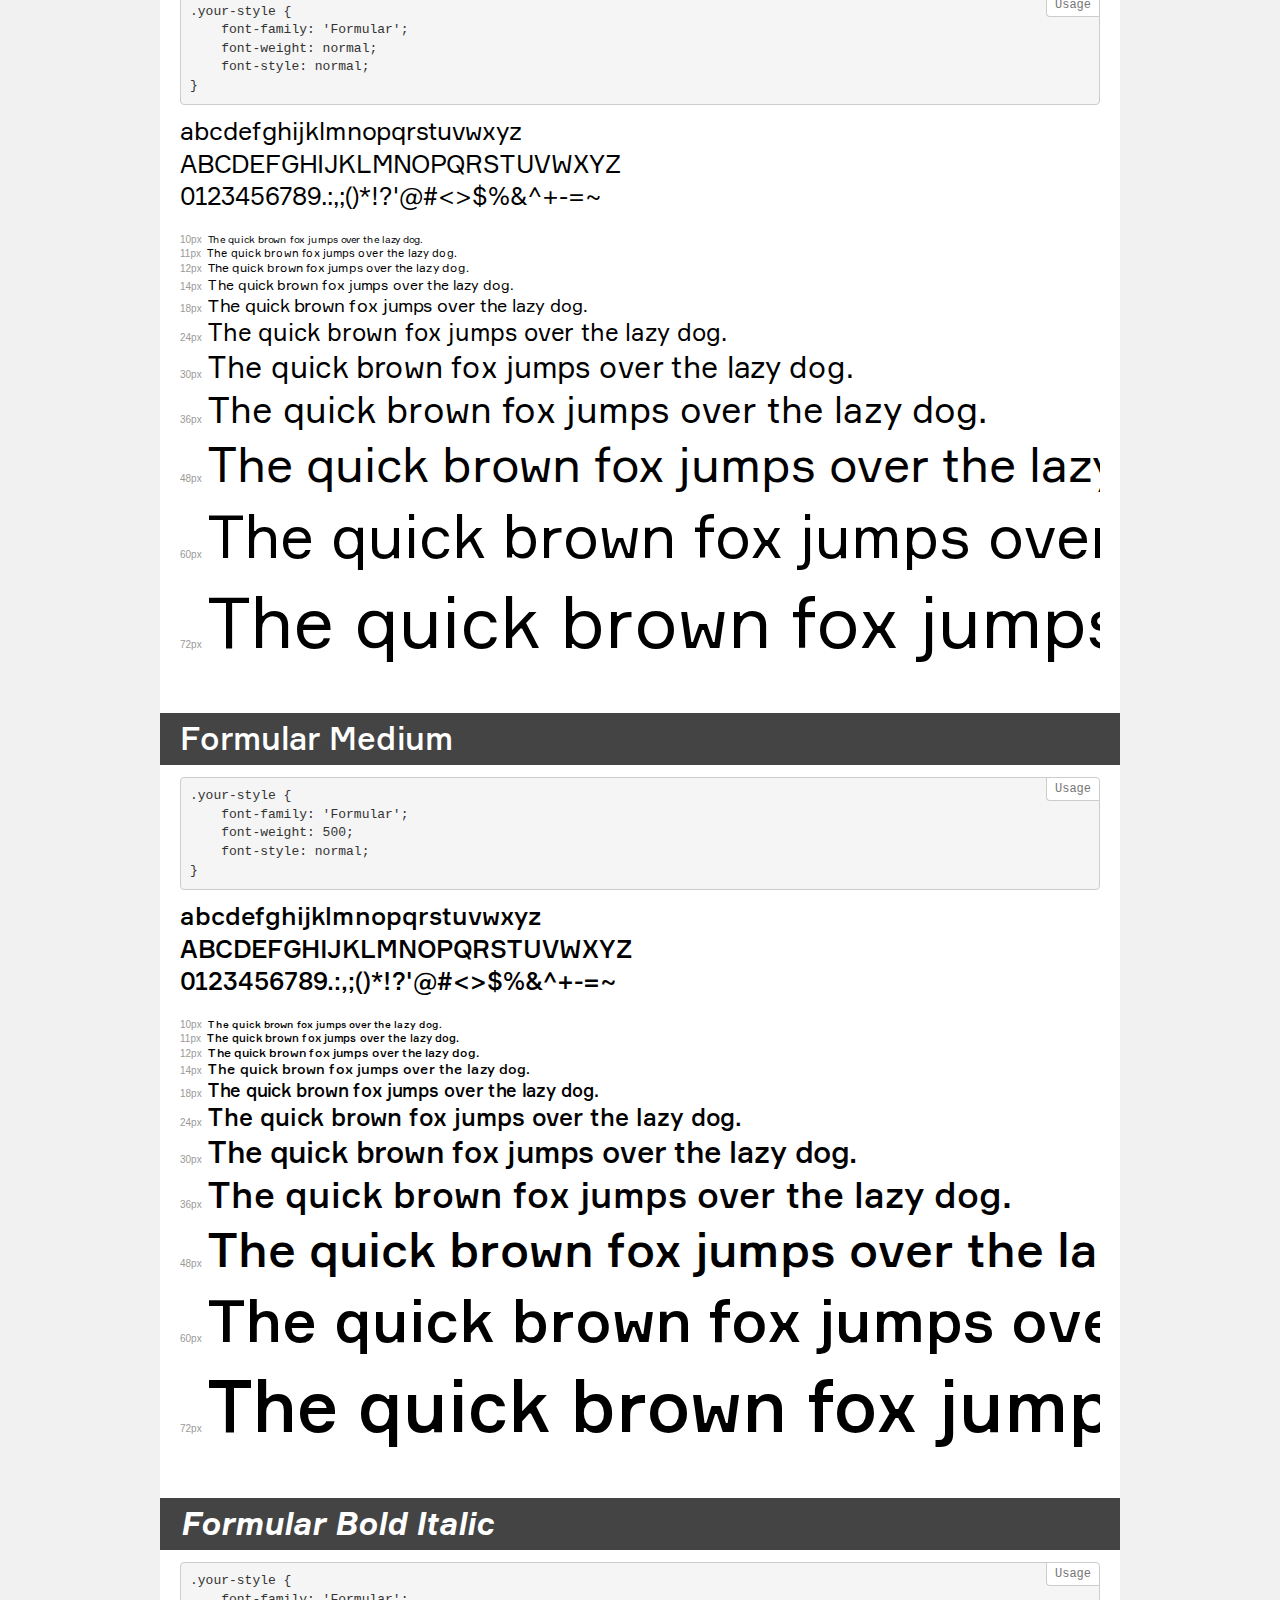
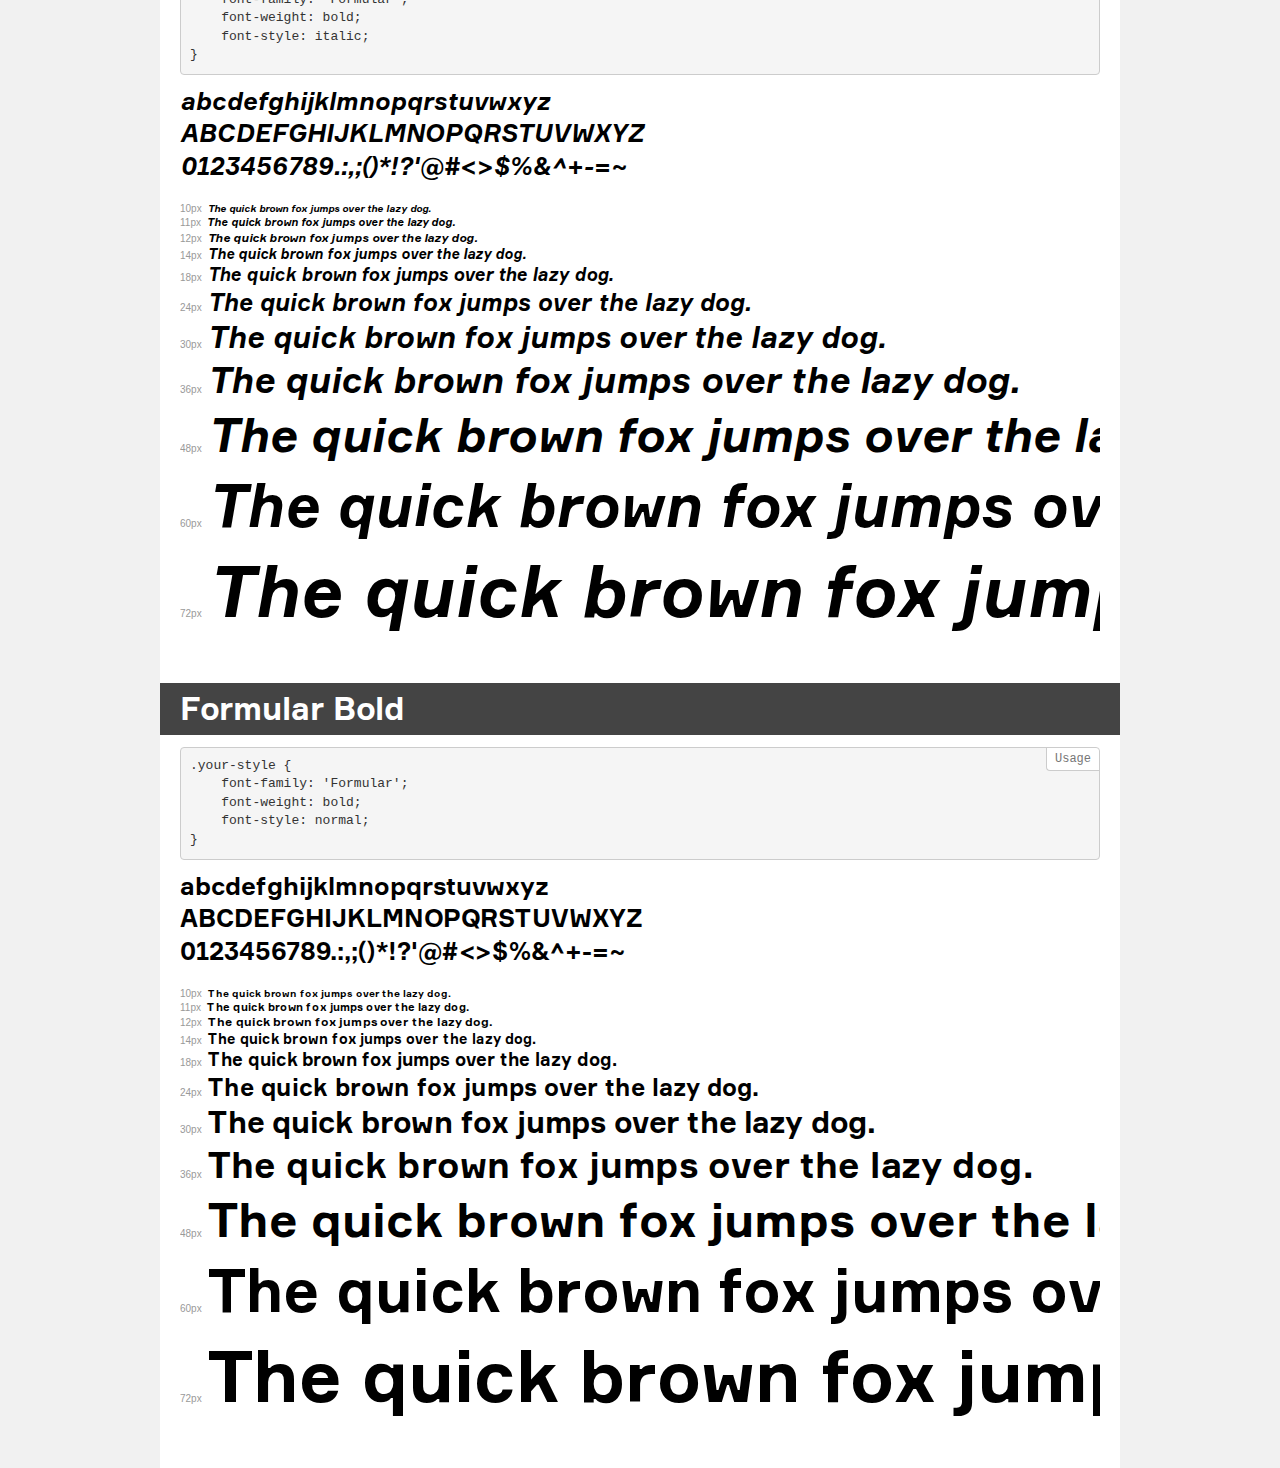
<file: font/demo.html>
<!DOCTYPE html>
<html>
<head>
    <meta charset="utf-8">
    <meta http-equiv="X-UA-Compatible" content="IE=edge">
    <meta name="viewport" content="width=device-width, initial-scale=1">
    <meta name="robots" content="noindex, noarchive">
    <meta name="format-detection" content="telephone=no">
    <title>Transfonter demo</title>
    <link href="stylesheet.css" rel="stylesheet">
    <style>
        /*
        http://meyerweb.com/eric/tools/css/reset/
        v2.0 | 20110126
        License: none (public domain)
        */
        html, body, div, span, applet, object, iframe,
        h1, h2, h3, h4, h5, h6, p, blockquote, pre,
        a, abbr, acronym, address, big, cite, code,
        del, dfn, em, img, ins, kbd, q, s, samp,
        small, strike, strong, sub, sup, tt, var,
        b, u, i, center,
        dl, dt, dd, ol, ul, li,
        fieldset, form, label, legend,
        table, caption, tbody, tfoot, thead, tr, th, td,
        article, aside, canvas, details, embed,
        figure, figcaption, footer, header, hgroup,
        menu, nav, output, ruby, section, summary,
        time, mark, audio, video {
            margin: 0;
            padding: 0;
            border: 0;
            font-size: 100%;
            font: inherit;
            vertical-align: baseline;
        }
        /* HTML5 display-role reset for older browsers */
        article, aside, details, figcaption, figure,
        footer, header, hgroup, menu, nav, section {
            display: block;
        }
        body {
            line-height: 1;
        }
        ol, ul {
            list-style: none;
        }
        blockquote, q {
            quotes: none;
        }
        blockquote:before, blockquote:after,
        q:before, q:after {
            content: '';
            content: none;
        }
        table {
            border-collapse: collapse;
            border-spacing: 0;
        }
        /* common styles */
        body {
            background: #f1f1f1;
            color: #000;
        }
        .page {
            background: #fff;
            width: 920px;
            margin: 0 auto;
            padding: 20px 20px 0 20px;
            overflow: hidden;
        }
        .font-container {
            overflow-x: auto;
            overflow-y: hidden;
            margin-bottom: 40px;
            line-height: 1.3;
            white-space: nowrap;
            padding-bottom: 5px;
        }
        h1 {
            position: relative;
            background: #444;
            font-size: 32px;
            color: #fff;
            padding: 10px 20px;
            margin: 0 -20px 12px -20px;
        }
        .letters {
            font-size: 25px;
            margin-bottom: 20px;
        }
        .s10:before {
            content: '10px';
        }
        .s11:before {
            content: '11px';
        }
        .s12:before {
            content: '12px';
        }
        .s14:before {
            content: '14px';
        }
        .s18:before {
            content: '18px';
        }
        .s24:before {
            content: '24px';
        }
        .s30:before {
            content: '30px';
        }
        .s36:before {
            content: '36px';
        }
        .s48:before {
            content: '48px';
        }
        .s60:before {
            content: '60px';
        }
        .s72:before {
            content: '72px';
        }
        .s10:before, .s11:before, .s12:before, .s14:before,
        .s18:before, .s24:before, .s30:before, .s36:before,
        .s48:before, .s60:before, .s72:before {
            font-family: Arial, sans-serif;
            font-size: 10px;
            font-weight: normal;
            font-style: normal;
            color: #999;
            padding-right: 6px;
        }
        pre {
            display: block;
            position: relative;
            padding: 9px;
            margin: 0 0 10px;
            font-family: Monaco, Menlo, Consolas, "Courier New", monospace !important;
            font-size: 13px;
            line-height: 1.428571429;
            color: #333;
            font-weight: normal !important;
            font-style: normal !important;
            background-color: #f5f5f5;
            border: 1px solid #ccc;
            overflow-x: auto;
            border-radius: 4px;
        }
        pre:after {
            display: block;
            position: absolute;
            right: 0;
            top: 0;
            content: 'Usage';
            line-height: 1;
            padding: 5px 8px;
            font-size: 12px;
            color: #767676;
            background-color: #fff;
            border: 1px solid #ccc;
            border-right: none;
            border-top: none;
            border-radius: 0 4px 0 4px;
            z-index: 10;
        }
        /* responsive */
        @media (max-width: 959px) {
            .page {
                width: auto;
                margin: 0;
            }
        }
    </style>
</head>
<body>
<div class="page">
    <div class="demo" style="font-family: 'Formular'; font-weight: 900; font-style: italic;">
        <h1>Formular Black Italic</h1>
        <pre>.your-style {
    font-family: 'Formular';
    font-weight: 900;
    font-style: italic;
}</pre>
        <div class="font-container">
            <p class="letters">
                abcdefghijklmnopqrstuvwxyz<br>
ABCDEFGHIJKLMNOPQRSTUVWXYZ<br>
                0123456789.:,;()*!?'@#<>$%&^+-=~
            </p>
            <p class="s10" style="font-size: 10px;">The quick brown fox jumps over the lazy dog.</p>
            <p class="s11" style="font-size: 11px;">The quick brown fox jumps over the lazy dog.</p>
            <p class="s12" style="font-size: 12px;">The quick brown fox jumps over the lazy dog.</p>
            <p class="s14" style="font-size: 14px;">The quick brown fox jumps over the lazy dog.</p>
            <p class="s18" style="font-size: 18px;">The quick brown fox jumps over the lazy dog.</p>
            <p class="s24" style="font-size: 24px;">The quick brown fox jumps over the lazy dog.</p>
            <p class="s30" style="font-size: 30px;">The quick brown fox jumps over the lazy dog.</p>
            <p class="s36" style="font-size: 36px;">The quick brown fox jumps over the lazy dog.</p>
            <p class="s48" style="font-size: 48px;">The quick brown fox jumps over the lazy dog.</p>
            <p class="s60" style="font-size: 60px;">The quick brown fox jumps over the lazy dog.</p>
            <p class="s72" style="font-size: 72px;">The quick brown fox jumps over the lazy dog.</p>
        </div>
    </div>
    <div class="demo" style="font-family: 'Formular'; font-weight: 500; font-style: italic;">
        <h1>Formular Medium Italic</h1>
        <pre>.your-style {
    font-family: 'Formular';
    font-weight: 500;
    font-style: italic;
}</pre>
        <div class="font-container">
            <p class="letters">
                abcdefghijklmnopqrstuvwxyz<br>
ABCDEFGHIJKLMNOPQRSTUVWXYZ<br>
                0123456789.:,;()*!?'@#<>$%&^+-=~
            </p>
            <p class="s10" style="font-size: 10px;">The quick brown fox jumps over the lazy dog.</p>
            <p class="s11" style="font-size: 11px;">The quick brown fox jumps over the lazy dog.</p>
            <p class="s12" style="font-size: 12px;">The quick brown fox jumps over the lazy dog.</p>
            <p class="s14" style="font-size: 14px;">The quick brown fox jumps over the lazy dog.</p>
            <p class="s18" style="font-size: 18px;">The quick brown fox jumps over the lazy dog.</p>
            <p class="s24" style="font-size: 24px;">The quick brown fox jumps over the lazy dog.</p>
            <p class="s30" style="font-size: 30px;">The quick brown fox jumps over the lazy dog.</p>
            <p class="s36" style="font-size: 36px;">The quick brown fox jumps over the lazy dog.</p>
            <p class="s48" style="font-size: 48px;">The quick brown fox jumps over the lazy dog.</p>
            <p class="s60" style="font-size: 60px;">The quick brown fox jumps over the lazy dog.</p>
            <p class="s72" style="font-size: 72px;">The quick brown fox jumps over the lazy dog.</p>
        </div>
    </div>
    <div class="demo" style="font-family: 'Formular'; font-weight: normal; font-style: italic;">
        <h1>Formular Italic</h1>
        <pre>.your-style {
    font-family: 'Formular';
    font-weight: normal;
    font-style: italic;
}</pre>
        <div class="font-container">
            <p class="letters">
                abcdefghijklmnopqrstuvwxyz<br>
ABCDEFGHIJKLMNOPQRSTUVWXYZ<br>
                0123456789.:,;()*!?'@#<>$%&^+-=~
            </p>
            <p class="s10" style="font-size: 10px;">The quick brown fox jumps over the lazy dog.</p>
            <p class="s11" style="font-size: 11px;">The quick brown fox jumps over the lazy dog.</p>
            <p class="s12" style="font-size: 12px;">The quick brown fox jumps over the lazy dog.</p>
            <p class="s14" style="font-size: 14px;">The quick brown fox jumps over the lazy dog.</p>
            <p class="s18" style="font-size: 18px;">The quick brown fox jumps over the lazy dog.</p>
            <p class="s24" style="font-size: 24px;">The quick brown fox jumps over the lazy dog.</p>
            <p class="s30" style="font-size: 30px;">The quick brown fox jumps over the lazy dog.</p>
            <p class="s36" style="font-size: 36px;">The quick brown fox jumps over the lazy dog.</p>
            <p class="s48" style="font-size: 48px;">The quick brown fox jumps over the lazy dog.</p>
            <p class="s60" style="font-size: 60px;">The quick brown fox jumps over the lazy dog.</p>
            <p class="s72" style="font-size: 72px;">The quick brown fox jumps over the lazy dog.</p>
        </div>
    </div>
    <div class="demo" style="font-family: 'Formular'; font-weight: 300; font-style: italic;">
        <h1>Formular Light Italic</h1>
        <pre>.your-style {
    font-family: 'Formular';
    font-weight: 300;
    font-style: italic;
}</pre>
        <div class="font-container">
            <p class="letters">
                abcdefghijklmnopqrstuvwxyz<br>
ABCDEFGHIJKLMNOPQRSTUVWXYZ<br>
                0123456789.:,;()*!?'@#<>$%&^+-=~
            </p>
            <p class="s10" style="font-size: 10px;">The quick brown fox jumps over the lazy dog.</p>
            <p class="s11" style="font-size: 11px;">The quick brown fox jumps over the lazy dog.</p>
            <p class="s12" style="font-size: 12px;">The quick brown fox jumps over the lazy dog.</p>
            <p class="s14" style="font-size: 14px;">The quick brown fox jumps over the lazy dog.</p>
            <p class="s18" style="font-size: 18px;">The quick brown fox jumps over the lazy dog.</p>
            <p class="s24" style="font-size: 24px;">The quick brown fox jumps over the lazy dog.</p>
            <p class="s30" style="font-size: 30px;">The quick brown fox jumps over the lazy dog.</p>
            <p class="s36" style="font-size: 36px;">The quick brown fox jumps over the lazy dog.</p>
            <p class="s48" style="font-size: 48px;">The quick brown fox jumps over the lazy dog.</p>
            <p class="s60" style="font-size: 60px;">The quick brown fox jumps over the lazy dog.</p>
            <p class="s72" style="font-size: 72px;">The quick brown fox jumps over the lazy dog.</p>
        </div>
    </div>
    <div class="demo" style="font-family: 'Formular'; font-weight: 900; font-style: normal;">
        <h1>Formular Black</h1>
        <pre>.your-style {
    font-family: 'Formular';
    font-weight: 900;
    font-style: normal;
}</pre>
        <div class="font-container">
            <p class="letters">
                abcdefghijklmnopqrstuvwxyz<br>
ABCDEFGHIJKLMNOPQRSTUVWXYZ<br>
                0123456789.:,;()*!?'@#<>$%&^+-=~
            </p>
            <p class="s10" style="font-size: 10px;">The quick brown fox jumps over the lazy dog.</p>
            <p class="s11" style="font-size: 11px;">The quick brown fox jumps over the lazy dog.</p>
            <p class="s12" style="font-size: 12px;">The quick brown fox jumps over the lazy dog.</p>
            <p class="s14" style="font-size: 14px;">The quick brown fox jumps over the lazy dog.</p>
            <p class="s18" style="font-size: 18px;">The quick brown fox jumps over the lazy dog.</p>
            <p class="s24" style="font-size: 24px;">The quick brown fox jumps over the lazy dog.</p>
            <p class="s30" style="font-size: 30px;">The quick brown fox jumps over the lazy dog.</p>
            <p class="s36" style="font-size: 36px;">The quick brown fox jumps over the lazy dog.</p>
            <p class="s48" style="font-size: 48px;">The quick brown fox jumps over the lazy dog.</p>
            <p class="s60" style="font-size: 60px;">The quick brown fox jumps over the lazy dog.</p>
            <p class="s72" style="font-size: 72px;">The quick brown fox jumps over the lazy dog.</p>
        </div>
    </div>
    <div class="demo" style="font-family: 'Formular'; font-weight: 300; font-style: normal;">
        <h1>Formular Light</h1>
        <pre>.your-style {
    font-family: 'Formular';
    font-weight: 300;
    font-style: normal;
}</pre>
        <div class="font-container">
            <p class="letters">
                abcdefghijklmnopqrstuvwxyz<br>
ABCDEFGHIJKLMNOPQRSTUVWXYZ<br>
                0123456789.:,;()*!?'@#<>$%&^+-=~
            </p>
            <p class="s10" style="font-size: 10px;">The quick brown fox jumps over the lazy dog.</p>
            <p class="s11" style="font-size: 11px;">The quick brown fox jumps over the lazy dog.</p>
            <p class="s12" style="font-size: 12px;">The quick brown fox jumps over the lazy dog.</p>
            <p class="s14" style="font-size: 14px;">The quick brown fox jumps over the lazy dog.</p>
            <p class="s18" style="font-size: 18px;">The quick brown fox jumps over the lazy dog.</p>
            <p class="s24" style="font-size: 24px;">The quick brown fox jumps over the lazy dog.</p>
            <p class="s30" style="font-size: 30px;">The quick brown fox jumps over the lazy dog.</p>
            <p class="s36" style="font-size: 36px;">The quick brown fox jumps over the lazy dog.</p>
            <p class="s48" style="font-size: 48px;">The quick brown fox jumps over the lazy dog.</p>
            <p class="s60" style="font-size: 60px;">The quick brown fox jumps over the lazy dog.</p>
            <p class="s72" style="font-size: 72px;">The quick brown fox jumps over the lazy dog.</p>
        </div>
    </div>
    <div class="demo" style="font-family: 'Formular'; font-weight: normal; font-style: normal;">
        <h1>Formular</h1>
        <pre>.your-style {
    font-family: 'Formular';
    font-weight: normal;
    font-style: normal;
}</pre>
        <div class="font-container">
            <p class="letters">
                abcdefghijklmnopqrstuvwxyz<br>
ABCDEFGHIJKLMNOPQRSTUVWXYZ<br>
                0123456789.:,;()*!?'@#<>$%&^+-=~
            </p>
            <p class="s10" style="font-size: 10px;">The quick brown fox jumps over the lazy dog.</p>
            <p class="s11" style="font-size: 11px;">The quick brown fox jumps over the lazy dog.</p>
            <p class="s12" style="font-size: 12px;">The quick brown fox jumps over the lazy dog.</p>
            <p class="s14" style="font-size: 14px;">The quick brown fox jumps over the lazy dog.</p>
            <p class="s18" style="font-size: 18px;">The quick brown fox jumps over the lazy dog.</p>
            <p class="s24" style="font-size: 24px;">The quick brown fox jumps over the lazy dog.</p>
            <p class="s30" style="font-size: 30px;">The quick brown fox jumps over the lazy dog.</p>
            <p class="s36" style="font-size: 36px;">The quick brown fox jumps over the lazy dog.</p>
            <p class="s48" style="font-size: 48px;">The quick brown fox jumps over the lazy dog.</p>
            <p class="s60" style="font-size: 60px;">The quick brown fox jumps over the lazy dog.</p>
            <p class="s72" style="font-size: 72px;">The quick brown fox jumps over the lazy dog.</p>
        </div>
    </div>
    <div class="demo" style="font-family: 'Formular'; font-weight: 500; font-style: normal;">
        <h1>Formular Medium</h1>
        <pre>.your-style {
    font-family: 'Formular';
    font-weight: 500;
    font-style: normal;
}</pre>
        <div class="font-container">
            <p class="letters">
                abcdefghijklmnopqrstuvwxyz<br>
ABCDEFGHIJKLMNOPQRSTUVWXYZ<br>
                0123456789.:,;()*!?'@#<>$%&^+-=~
            </p>
            <p class="s10" style="font-size: 10px;">The quick brown fox jumps over the lazy dog.</p>
            <p class="s11" style="font-size: 11px;">The quick brown fox jumps over the lazy dog.</p>
            <p class="s12" style="font-size: 12px;">The quick brown fox jumps over the lazy dog.</p>
            <p class="s14" style="font-size: 14px;">The quick brown fox jumps over the lazy dog.</p>
            <p class="s18" style="font-size: 18px;">The quick brown fox jumps over the lazy dog.</p>
            <p class="s24" style="font-size: 24px;">The quick brown fox jumps over the lazy dog.</p>
            <p class="s30" style="font-size: 30px;">The quick brown fox jumps over the lazy dog.</p>
            <p class="s36" style="font-size: 36px;">The quick brown fox jumps over the lazy dog.</p>
            <p class="s48" style="font-size: 48px;">The quick brown fox jumps over the lazy dog.</p>
            <p class="s60" style="font-size: 60px;">The quick brown fox jumps over the lazy dog.</p>
            <p class="s72" style="font-size: 72px;">The quick brown fox jumps over the lazy dog.</p>
        </div>
    </div>
    <div class="demo" style="font-family: 'Formular'; font-weight: bold; font-style: italic;">
        <h1>Formular Bold Italic</h1>
        <pre>.your-style {
    font-family: 'Formular';
    font-weight: bold;
    font-style: italic;
}</pre>
        <div class="font-container">
            <p class="letters">
                abcdefghijklmnopqrstuvwxyz<br>
ABCDEFGHIJKLMNOPQRSTUVWXYZ<br>
                0123456789.:,;()*!?'@#<>$%&^+-=~
            </p>
            <p class="s10" style="font-size: 10px;">The quick brown fox jumps over the lazy dog.</p>
            <p class="s11" style="font-size: 11px;">The quick brown fox jumps over the lazy dog.</p>
            <p class="s12" style="font-size: 12px;">The quick brown fox jumps over the lazy dog.</p>
            <p class="s14" style="font-size: 14px;">The quick brown fox jumps over the lazy dog.</p>
            <p class="s18" style="font-size: 18px;">The quick brown fox jumps over the lazy dog.</p>
            <p class="s24" style="font-size: 24px;">The quick brown fox jumps over the lazy dog.</p>
            <p class="s30" style="font-size: 30px;">The quick brown fox jumps over the lazy dog.</p>
            <p class="s36" style="font-size: 36px;">The quick brown fox jumps over the lazy dog.</p>
            <p class="s48" style="font-size: 48px;">The quick brown fox jumps over the lazy dog.</p>
            <p class="s60" style="font-size: 60px;">The quick brown fox jumps over the lazy dog.</p>
            <p class="s72" style="font-size: 72px;">The quick brown fox jumps over the lazy dog.</p>
        </div>
    </div>
    <div class="demo" style="font-family: 'Formular'; font-weight: bold; font-style: normal;">
        <h1>Formular Bold</h1>
        <pre>.your-style {
    font-family: 'Formular';
    font-weight: bold;
    font-style: normal;
}</pre>
        <div class="font-container">
            <p class="letters">
                abcdefghijklmnopqrstuvwxyz<br>
ABCDEFGHIJKLMNOPQRSTUVWXYZ<br>
                0123456789.:,;()*!?'@#<>$%&^+-=~
            </p>
            <p class="s10" style="font-size: 10px;">The quick brown fox jumps over the lazy dog.</p>
            <p class="s11" style="font-size: 11px;">The quick brown fox jumps over the lazy dog.</p>
            <p class="s12" style="font-size: 12px;">The quick brown fox jumps over the lazy dog.</p>
            <p class="s14" style="font-size: 14px;">The quick brown fox jumps over the lazy dog.</p>
            <p class="s18" style="font-size: 18px;">The quick brown fox jumps over the lazy dog.</p>
            <p class="s24" style="font-size: 24px;">The quick brown fox jumps over the lazy dog.</p>
            <p class="s30" style="font-size: 30px;">The quick brown fox jumps over the lazy dog.</p>
            <p class="s36" style="font-size: 36px;">The quick brown fox jumps over the lazy dog.</p>
            <p class="s48" style="font-size: 48px;">The quick brown fox jumps over the lazy dog.</p>
            <p class="s60" style="font-size: 60px;">The quick brown fox jumps over the lazy dog.</p>
            <p class="s72" style="font-size: 72px;">The quick brown fox jumps over the lazy dog.</p>
        </div>
    </div>
</div>
</body>
</html>
</file>
<file: main.css>
/* Fonts */
@import url('https://fonts.googleapis.com/css2?family=Roboto:wght@300;400;700&display=swap');
@import url('https://fonts.googleapis.com/css2?family=Montserrat:wght@400;600;700&display=swap');
@import url('https://fonts.googleapis.com/css2?family=Montserrat:wght@100&display=swap');
@font-face {
    font-family: 'Formular-Bold';
    src: url('font/Formular-Bold.ttf');
}
@font-face {
    font-family: 'Formular-reg';
    src: url(font/Formular.ttf);
}
/**/

* {
    padding : 0 ; 
    margin :  0  ;
    box-sizing: border-box; 
    list-style: none;
    text-decoration: none;
}

header {
    background-color: #fff;
    width: 100%;
}
header nav {
    border-bottom: 1px solid #ddd ;
    width: 100%;
    display: grid;
    grid-template-columns: 50% 50%;
}
.left-section-nav {
    display: flex;
    flex-direction: row;
    align-content: center;

}
.nav-container {
    display: flex;
    padding : 1em;
    padding-right : 1em;
    border-left : 0.5px solid #ddd;
}
.nav-container img{
    width: 40px;
    height: 33.33px;
}
.nav-container .second-nav-image {
    width: 33.33px;
    height: 33.33px;
}
.nav-container .last-nav-image{
    width: 25.33px;
    height: 33.33px;
}
.nav-container-text {
    font-family: 'Formular-Bold';
    font-weight: bold;
    display: flex;
    flex-direction: column;
    padding-left : 20px;
}
.nav-container-text span:first-child  {
    color : #1F4756;
    font-size : 13px;
}
.nav-container-text{
    color : #E01C50 ;
    font-size : 14px;
}
.right-section-nav {
    display: flex;
    justify-content: space-between;
    align-items: center;

}
.right-section-nav ul {
    list-style: none;
    width: 100%;
    display: flex;
    justify-content: flex-end;
    align-items: center;
}
.right-section-nav ul li {
    padding-right : 2em ;
}
.right-section-nav ul li a { 
    text-decoration: none;
    font-size : 12px;
    color: #1F4756;
    letter-spacing: 0.1em;
    font-family: 'Formular-Bold';
    font-weight: 700;
}

/* logo container */
.logo-container {
    position: relative;
    top : 0 ;
    width: 49px;
    height: 26px;
    cursor: pointer;
    background: #1F4756;
    display: flex;
    flex-direction: column;
    justify-content: center;
    align-items: center;
}

.logo-container .line{
    z-index: 1;
    width: 29px;
    background-color : #fff;
    height: 2px;
    margin : 2px;
}

.logo-container .right-logo {
    position : absolute;
    left:0;
    background-color:#E01C50;
    width: 50%;
    height: 100%;
    z-index: 0;
}

/* logo container end*/

/* width menu */

.width-left-menu {
    display: none;
    justify-content: center;
    align-items: center;
    width: 100%;
    height: 100%;
    transition: 2s;
    background: #1F4756;
    background : url(assets/international-bgsec1.jpeg) no-repeat center center fixed;
    background-size: cover;
    position: fixed;
    z-index: 4;
}


.fa-times {
    color :#fff;
    font-size : 35px;
    position  : absolute;
    top : 2%;
    right : 5%; 
}

.width-left-menu ul ,footer ul{    
    height: 50vh;
    width: 100%;
    display: flex;
    flex-direction: column;
    font-family: 'Formular-Bold';
}
.width-left-menu ul li , footer ul li {
    padding : 0.5em 0 0.5em 5em;
}
.width-left-menu ul li a ,footer ul li a {
    color: #fff;
    font-size : 13px;
    letter-spacing: 0.3%;
}
.width-left-menu ul li:first-child a ,footer ul li:first-child a{
    font-size :14px;
    color : #698D9B;
}
.width-left-menu ul:last-child li span ,footer ul:last-child li span{
    color : #fff;
    font-size : 13px;
}

.width-left-menu ul:last-child li span  .width-highLight {color : #698D9B;}
.width-hero-line {
    width: 86%;
    height: 0.5px;
    background-color : #698D9B;
}
.Touch-qoute {font-size : 16px !important;}

input[type=search] {
    width: 330px;
    border-radius: 50px;
    height: 53px;
    border : none;
    background: #698D9B;
   
}
input[type=search]::placeholder {
    font-style: normal;
    font-weight: bold;
    font-size: 13px;
    padding : 20px;
    letter-spacing: 0.03em;
    color: rgba(255, 255, 255, 0.44);
    }
.sub-button {
    position: absolute;
    display: inline-block;
    border : none ;
    width: 149px;
    height: 43px;
    background : #E01C50 ;
    border-radius: 50px;
    color : #fff;
}

/* width menu end */


/* second-nav-section start */

.second-nav-section {
    border-bottom: 1px solid #ddd;
    display: flex;
    justify-content: space-between;
    width: 100%;
    padding : 10px;
}
.second-nav-section .logo-section {
    display: flex;
} 
.second-nav-section .logo-section .qoutes {
    display: flex;
    flex-direction: column;
    font-size : 13px;
    color : #1F4756;
}
.second-nav-section .logo-section .qoutes ul li {padding :5px 0 0 7px;}
.second-nav-section .logo-section .qoutes h1 {
    font-size : 13px;
    letter-spacing: 0.01em;
    font-family:'Formular-Bold';
    color : #1F4756;
}
.second-nav-section .logo-section .qoutes {
    font-family:'Formular-reg';
    letter-spacing: 0.03em;
}
.second-nav-section .second-nav-list {
    display: flex;
    justify-items: center;
    align-items: center;
}
.second-nav-section .second-nav-list a {
    padding-right : 2em;
    font-family: 'Formular-bold';
    font-size : 15px;
    color :#1F4756;
    font-weight: 700;
    letter-spacing: 0.03em;
}
.second-nav-last-items .language {
    display: flex;
    justify-content: space-around;
}

.second-nav-last-items .language a {font-size :15px; color :#373D3F; letter-spacing: 0.03;font-family: 'Formular-reg'; }
.second-nav-last-items .globe-img {width: 30px;}
.line-hero-vh {width: 1px; height: 20px; background:#373D3F;}
.second-nav-last-items  {

}
.second-nav-last-items .last-nav-buttons{
    
    margin-top :20px;
}
.book-button {
    font-family: 'Roboto', sans-serif;
    font-size : 12px;
    width: 179px;
    height: 4.1457286432160805vh;
    background: #1F4756;
    border-radius: 8px;
    color : #fff;
    border : none ;
}
.siginUp {
    font-family: 'Roboto', sans-serif;
    font-size : 12px;
    width: 157px;
    height : 4.1457286432160805vh;
    border : none ;
    color : #fff;
    background: #E01C50;
    border-radius: 8px;
}

/* second-nav-section end */

main {
    width: 100%;
    overflow : hidden
}


/* department section */

.department-section {
    width: 100%;
    height: 400px;
    display: grid;
    grid-template-columns: 25% 75%;
}
.left-department-section {

    padding : 20px 0 0 20px;
    margin : auto;
    width: 100%;
    height: 100%;
} 
.left-department-section span {
    font-family: 'Formular-reg';
    font-size : 12px;
    color :#E01C50;
    letter-spacing: 0.11em;
}
.left-department-section span h1 p {
    font-family: 'Montserrat', sans-serif;
    font-style: normal;
    font-weight: normal;
    padding : 20px 0 20px 0;
    font-size: 30px;
    line-height: 37px;
    letter-spacing: 0.03em;
    color: #1F4756;
}
.left-department-section p {
    font-family: 'Montserrat', sans-serif;
    font-style: normal;
    font-weight: normal;
    font-size: 15px;
    line-height: 18px;
    letter-spacing: 0.03em;
    color: #1F4756;
}
.left-department-section button {
    display: none;
    margin-top : 10px;
    width: 179px;
    height: 35px;
    background: #1F4756;
    border-radius: 8px;
    color  : #fff;
    font-size :12px;
    font-family: 'Roboto', sans-serif;    
    font-weight: 500;
    letter-spacing: 0.03em ;
    border : none ;
    
}

.department-container {
    margin-top : 20px;
    width: 100%;
    font-size : 0 ;
}
.row-content {
    display: inline-flex;
    margin : auto;
    border-left: 1px solid #ddd;
    border-bottom: 1px solid #ddd;
    padding : 40px;
    font-size : 13px;
}
.row-content:first-child {
    border-left :none;
}
.f-child {
    border-left:none;
}
.row-content img {
    padding-right : 20px;
}
.row-content span h3 {
    font-family: 'Formular-reg';
    font-size: 13px;
    line-height: 16px;
    letter-spacing: 0.03em;
    color: #1F4756;
    padding-bottom: 10px;
}
.row-content span  a {
    font-family: 'Formular-reg';
    font-size: 13px;
    line-height: 16px;
    letter-spacing: 0.03em;
    color: #999DA1;
}
.no-bor {
    border-bottom: none;
}


/* departnent section end */


/* internation section */

.inter-container {
    width: 100%;
    height: 455px;
    display: inline-flex;
}

.inter-left {
    width: 1006px;
    padding-top : 6%;
    display: block;
    padding-left : 20px;
    background :#ECF2F7;
}
.inter-left h1 {
    font-weight: 600;
    font-size: 30px;
    line-height: 37px;
    letter-spacing: 0.03em;
    font-family: 'Montserrat',sans-serif;
    color: #1F4756;
}
.inter-left p {
    font-family: 'Montserrat',sans-serif;
    color: #1F4756;
    font-weight: 300;
    font-size: 15px;
    padding-top : 26px;
    padding-bottom: 26px;
}
.inter-left button {
    width: 179px;
    height: 35px;
    background: #1F4756;
    border-radius: 8px;
    color  : #fff;
    font-size :12px;
    font-family: 'Roboto', sans-serif;    
    font-weight: 500;
    letter-spacing: 0.03em ;
    border : none ;
    
}
.inter-right {
    display: flex;
    justify-content: center;
    align-items: center;
    text-align: center;
}
.inter-right img {
    position : absolute;
    width: 575px;
    height: 394px;
    object-fit: cover;
    border-radius: 8px;
}

/* international section  end*/

/* machines-container */
.machine-container{
    padding : 50px;
    display: flex;
    justify-content: space-around;
    align-items: center;
    width: 100%;
}
.machine-container .text h1 {
    padding-bottom : 20px;
    font-family: 'Formular-reg';
    font-weight: 300;
    font-size: 32px;
    line-height: 39px;
    letter-spacing: 0.03em;
    color: #1F4756;
}
.machine-container .text span {
    font-family: 'Formular-reg';
    font-weight: 300;
    font-size: 13px;
    line-height: 16px;
    display: flex;
    align-items: center;
    letter-spacing: 0.03em;
    color: #999DA1;

} 
/* machines-container end*/

/* footer */

footer {
    display: flex;
    justify-content: center;
    align-items: center;
    width: 100%;
    height: 80vh;
    background: #1F4756;
    background : url(assets/international-bgsec1.jpeg) no-repeat center center fixed;
    background-size: cover;
  
}

.copy-right{
    width: 100%;
    background: #1F4756;
}
.copy-right span {
    font-family: 'Formular-reg';
    font-weight: 300;
    font-size: 13px;
    line-height: 16px;
    display: flex;
    align-items: center;
    letter-spacing: 0.03em;
    color: #698D9B;
}


/* footer end */
</file>
<file: test.css>
* {
    padding : 0 ;
    margin : 0 ;
    box-sizing: border-box;
}
@import url('https://fonts.googleapis.com/css2?family=Montserrat:wght@400;600;700&display=swap');

.slide-container {
    max-width: 100%;
    height: 428px;
    position : relative ;
}
.slider {
    display: none;
    position: relative;
    animation: opacity-transform;
    animation-duration: 1.5s;
}

.slider img {
    height: 428px;
    width: 100%;
    object-fit: cover;
    z-index: 0;
}

.prev {
    position : absolute;
    top :40%;
    left : 0;
    font-size : 4.861111111111111vw;
    color : #fff;
    z-index: 2;
}
.next {
    position : absolute;
    top :40%;
    right : 0;
    font-size : 4.861111111111111vw;
    color : #fff;
    z-index: 2;
}

.background-layout {
    z-index: 1;
    height: 428px;
    width: 100%;
    background-color : #1F4756 ;
    opacity: 64%;
    position: absolute;

}
.slider .text {
   position: absolute;
   top: 0;
   left: 0;
   right: 0;
   bottom: 0;
   z-index: 2;
   display: flex;
   flex-direction: column;
   justify-content: center;
   align-items: center;
}
.slider .text span h1 {
    font-family: 'Montserrat', sans-serif;
    font-weight: 500;
    font-size : 55px;
    color :#fff;
    letter-spacing: 0.14em;
}
.slider .text p {
    text-align: center;
    font-family: 'Montserrat', sans-serif;
    font-weight: 400;
    font-size : 25px;
    color :#fff;
    letter-spacing: 0.14em;
    padding-top : 45px;

}

.testing {
    width: 100%;
    height: 100vh;
    background-color: red;
}

@keyframes opacity-transform {
    from{opacity : 0.4}
    to {opacity: 1}
}
</file>
<file: mobile.css>
@media all and (max-width : 1000px) {
    header nav {
        border : none ;
    }
    header nav .left-section-nav  {
        display: none;      
    }
    header nav .right-section-nav ul {width: 100%;}
    header nav .right-section-nav ul li {
        display: none;
    }
    header nav .right-section-nav ul li:last-child {
        width: 100%;
        display: block;
        position: absolute;
        top : 0.5%; 
        left:  2%;
    }
  
    .width-left-menu {
        display: none;
        flex-direction: column;
        justify-content: space-evenly;
        height: 100%;     
    }
    .width-left-menu ul {
        height: 200vh;
        justify-content: space-evenly;
        
    }
    .width-left-menu ul li:first-child a  {
        padding-top :20px;
    }
   .width-left-menu .hos {
       height: 300vh;
   }


    .second-nav-section {
        display: block;
        width: 100%;
    }
    .logo-section span img {
        width: 80px;
        margin : 40px 40px;
    }
    .second-nav-section .second-nav-list a {
        font-size : 10px;
    }
    .second-nav-section .qoutes {
        margin : 40px 10px;
    }
    .second-nav-last-items .language {
        margin: 40px 10px;
    }
    .slider .text {text-align: center;}
    .slider .text span h1 {
        font-size : 30px !important;
       
    }
    .slider .text p {
        font-size :20px !important;
    } 

    .department-section {
        display: block;
    }
    .department-container {
        display: none;
    }
    .no-bor {
        border-top : 1px solid #ddd;
    }
    
    .inter-container .inter-left  {
        width: 100%;
    }
    .inter-container .inter-left  h1 {
        font-size : 20px;
    }
    .inter-container .inter-right img {
        display: none;
    }
    .inter-right {
        display: none;
    }
    .left-department-section button {
        display: block;
    }
    .machine-container {
        display: block;
    }
    .machine-container img {
        width: 300px;
        margin : auto ;
    }
    .machine-container .machine-content img {
        margin : auto ;
    }
    footer {
        display: block;
        width: 100%;
        height: 200vh;
    }
    .hos li span{
        font-size : 12px !important;
    }
    .aliging {
        font-size : 8px;
    }
    input[type=search] {
        width: 200px;
    }
}
</file>
<file: about.css>
.img-width {
    position: relative; 
    width: 100%;
    height: 357px;}
.img-width  img{
    width: 100%;
    height: 357px;
    object-fit: cover;
    z-index: 0;
    position: absolute;
}

.img-width  .text-hover {
    overflow: hidden;
    position: absolute;
    z-index: 2;
    bottom : 100%;
    left : 0 ; 
    right : 0 ;
    overflow: hidden;
    display: flex;
    justify-content: center;
    align-items: center;
    transition: .5s ease;
}
    .img-width:hover .text-hover{
        bottom: 0;
        height: 100%;
        text-align: center;
    }
.text-hover h1 {
    color: white;
    font-size: 20px;
    position: absolute;
    top: 50%;
    left: 50%;
    -webkit-transform: translate(-50%, -50%);
    -ms-transform: translate(-50%, -50%);
    transform: translate(-50%, 50%);
    text-align: center;
    font-family: 'Montserrat', sans-serif;
    font-size : 55px;
    font-weight: 600;
    letter-spacing: 0.14em;
    width: 100%;
}

.background-layout {
    z-index : 1 ;
    background:#698D9B;
    opacity: 54%;
    width: 100%;
    height: inherit;
    position: absolute;
  
}

.missing{
    width: 100%;
    text-align: center;
}
.missing h1 {
    font-family: 'Montserrat', sans-serif;
    line-height: 43px;
    letter-spacing: 0.11em;
    color: #1F4756;
    font-weight: 500;
    padding : 20px;
}


.middle-content-container {
    display: grid;
    grid-template-columns: 40% 60%;
    width: 100%;
}

.left-col {
    width: 100%;
}
.left-col .about-us-content {
    background: #E2EEF9;
    width: 503px;
    height: 197px;
    font-family: 'Formular-reg';
    padding : 20px;
}
.left-col .about-us-content span:first-child  {
    font-size: 12px;
    line-height: 15px;
    letter-spacing: 0.11em;
    font-weight: 300;
    color: #E01C50;
}
.about-us-content p {
    font-size: 30px;
    padding-top :20px;
    line-height: 37px;
    letter-spacing: 0.11em;
    color: #1F4756;
}

.content-container{
    background: #E2EEF9;
    width: 503px;
}
.content-container P , .right-col p{
    padding-bottom: 10%;
    font-size: 15px;
    padding-top : 10%;
    font-family: 'Formular-reg';
    color : #1F4756;
    padding-left : 20px;
}
@media all and (max-width : 550px) {
  header nav {
      position: absolute;
      z-index : 3;
  }
  .img-width .text-hover h1 {
        font-size : 29px;
        position : none;
        top : 10%;
        transition: none;
        transform : none ;
        position :initial

  }
  .img-width:active .text-hover{
    bottom: 0;
    height: 100%;
    text-align: center;
}
.middle-content-container {
    display: block;
}
}
</file>
<file: login.css>
.nav-second-section {
    background: #183858;
    width: 100%;
    display: flex;
    justify-content: center;
    padding : 10px;
}


.nav-second-section span {
    display: flex;
    color : #fff;
    font-family: 'Formular-Bold';
    font-size : 14px;
    padding-left : 10%;
}

.nav-second-section span i {padding-right : 20px ; font-size : 20px; color :#0992C3;}

.login-container {
    width: 100%;
    height: 947px;
    background: url(assets/international-bgsec1.jpeg) no-repeat center center;
    background-size : cover  ;
    display : flex;
    justify-content: center;
    align-items: center;
}

.login-card {
    width : 997px ;
    height: 728px;
    border-radius: 8px;
    display :flex;
    flex-direction: column;
    align-items: center;
}
.login-card span  {
    padding: 10%;
}
.login-card span h1 {
    font-family: 'Montserrat';
    font-weight: 700;
    font-size : 30px;
    color : #fff;
}

.login-card form {
    display : flex ; 
    flex-direction: column;
    text-align: left;
}
.login-card form label {
    padding-bottom : 5%;
    padding-top : 5%;
    color : #fff;
    font-size : 14px;
    font-family: 'Montserrat';
    font-weight: 500;
}
input[type=text] , input[type=password] , input[type=date] ,input[type=time]{
    width: 464px;
    height: 48px;
    background: rgba(196, 196, 196, 0.1);
    padding : 5% 20px 5% 20px;
    border : none ;
    color : #fff;
}
input[type=date] ,input[type=time]{
    border : none ;
    color : #fff;
    font-family: 'Montserrat';
}

::-webkit-datetime-edit { padding: 1em; }

::-webkit-inner-spin-button { display: none; }
::-webkit-calendar-picker-indicator { filter: invert(1); }


input[type=submit] {
    font-family: 'Montserrat';
    font-weight: bold;
    font-size: 14px;
    letter-spacing: 0.02em;
    color: #FFFFFF;
    width: 129px;
    height: 48px;
    background: rgba(9, 146, 195, 0.77);
    margin-top : 5%;
    border: none;
}
form span {
    font-family: 'Montserrat';
    font-weight: 100;
    font-size: 14px;
    letter-spacing: 0.02em;
    color: #FFFFFF;
}
form span .SignUp {
    color : #0992C3 ;
    font-weight: bold;
}
footer {
    background: #1F4756;
}



@media all and (max-width : 500px) {
    .nav-second-section span {
        font-size : 12px;
    }
    .nav-second-section span i {
       display: none;
    }
    .login-card {background: none;}
    form label {
       font-size : 12px;
    }
    .login-card {
        width: 100%;
    }
    input[type=text] , input[type=password] {
     width: 300px;   
    }
}
</file>
<file: new.css>
* {
    padding : 0 ;
    margin :0 ; 
    box-sizing: border-box;
}

.container {
    position: relative;
    width: 1056px;
    height: 455px;
    background: red;
    display: inline-block;
}
.container .left-col {
    width: 1056px;
    height: 455px;
    padding-right : 20px;
    display: flex;
    justify-content: space-between;
}
img {
width: 500px;
height: 400px;
justify-self: flex-end;
align-self: flex-end;
}
</file>
<file: font/stylesheet.css>
@font-face {
    font-family: 'Formular';
    src: url('Formular-BlackItalic.eot');
    src: local('Formular Black Italic'), local('Formular-BlackItalic'),
        url('Formular-BlackItalic.eot?#iefix') format('embedded-opentype'),
        url('Formular-BlackItalic.woff2') format('woff2'),
        url('Formular-BlackItalic.woff') format('woff'),
        url('Formular-BlackItalic.ttf') format('truetype');
    font-weight: 900;
    font-style: italic;
}

@font-face {
    font-family: 'Formular';
    src: url('Formular-MediumItalic.eot');
    src: local('Formular Medium Italic'), local('Formular-MediumItalic'),
        url('Formular-MediumItalic.eot?#iefix') format('embedded-opentype'),
        url('Formular-MediumItalic.woff2') format('woff2'),
        url('Formular-MediumItalic.woff') format('woff'),
        url('Formular-MediumItalic.ttf') format('truetype');
    font-weight: 500;
    font-style: italic;
}

@font-face {
    font-family: 'Formular';
    src: url('Formular-Italic.eot');
    src: local('Formular Italic'), local('Formular-Italic'),
        url('Formular-Italic.eot?#iefix') format('embedded-opentype'),
        url('Formular-Italic.woff2') format('woff2'),
        url('Formular-Italic.woff') format('woff'),
        url('Formular-Italic.ttf') format('truetype');
    font-weight: normal;
    font-style: italic;
}

@font-face {
    font-family: 'Formular';
    src: url('Formular-LightItalic.eot');
    src: local('Formular Light Italic'), local('Formular-LightItalic'),
        url('Formular-LightItalic.eot?#iefix') format('embedded-opentype'),
        url('Formular-LightItalic.woff2') format('woff2'),
        url('Formular-LightItalic.woff') format('woff'),
        url('Formular-LightItalic.ttf') format('truetype');
    font-weight: 300;
    font-style: italic;
}

@font-face {
    font-family: 'Formular';
    src: url('Formular-Black.eot');
    src: local('Formular Black'), local('Formular-Black'),
        url('Formular-Black.eot?#iefix') format('embedded-opentype'),
        url('Formular-Black.woff2') format('woff2'),
        url('Formular-Black.woff') format('woff'),
        url('Formular-Black.ttf') format('truetype');
    font-weight: 900;
    font-style: normal;
}

@font-face {
    font-family: 'Formular';
    src: url('Formular-Light.eot');
    src: local('Formular Light'), local('Formular-Light'),
        url('Formular-Light.eot?#iefix') format('embedded-opentype'),
        url('Formular-Light.woff2') format('woff2'),
        url('Formular-Light.woff') format('woff'),
        url('Formular-Light.ttf') format('truetype');
    font-weight: 300;
    font-style: normal;
}

@font-face {
    font-family: 'Formular';
    src: url('Formular.eot');
    src: local('Formular'),
        url('Formular.eot?#iefix') format('embedded-opentype'),
        url('Formular.woff2') format('woff2'),
        url('Formular.woff') format('woff'),
        url('Formular.ttf') format('truetype');
    font-weight: normal;
    font-style: normal;
}

@font-face {
    font-family: 'Formular';
    src: url('Formular-Medium.eot');
    src: local('Formular Medium'), local('Formular-Medium'),
        url('Formular-Medium.eot?#iefix') format('embedded-opentype'),
        url('Formular-Medium.woff2') format('woff2'),
        url('Formular-Medium.woff') format('woff'),
        url('Formular-Medium.ttf') format('truetype');
    font-weight: 500;
    font-style: normal;
}

@font-face {
    font-family: 'Formular';
    src: url('Formular-BoldItalic.eot');
    src: local('Formular Bold Italic'), local('Formular-BoldItalic'),
        url('Formular-BoldItalic.eot?#iefix') format('embedded-opentype'),
        url('Formular-BoldItalic.woff2') format('woff2'),
        url('Formular-BoldItalic.woff') format('woff'),
        url('Formular-BoldItalic.ttf') format('truetype');
    font-weight: bold;
    font-style: italic;
}

@font-face {
    font-family: 'Formular';
    src: url('Formular-Bold.eot');
    src: local('Formular Bold'), local('Formular-Bold'),
        url('Formular-Bold.eot?#iefix') format('embedded-opentype'),
        url('Formular-Bold.woff2') format('woff2'),
        url('Formular-Bold.woff') format('woff'),
        url('Formular-Bold.ttf') format('truetype');
    font-weight: bold;
    font-style: normal;
}
</file>
